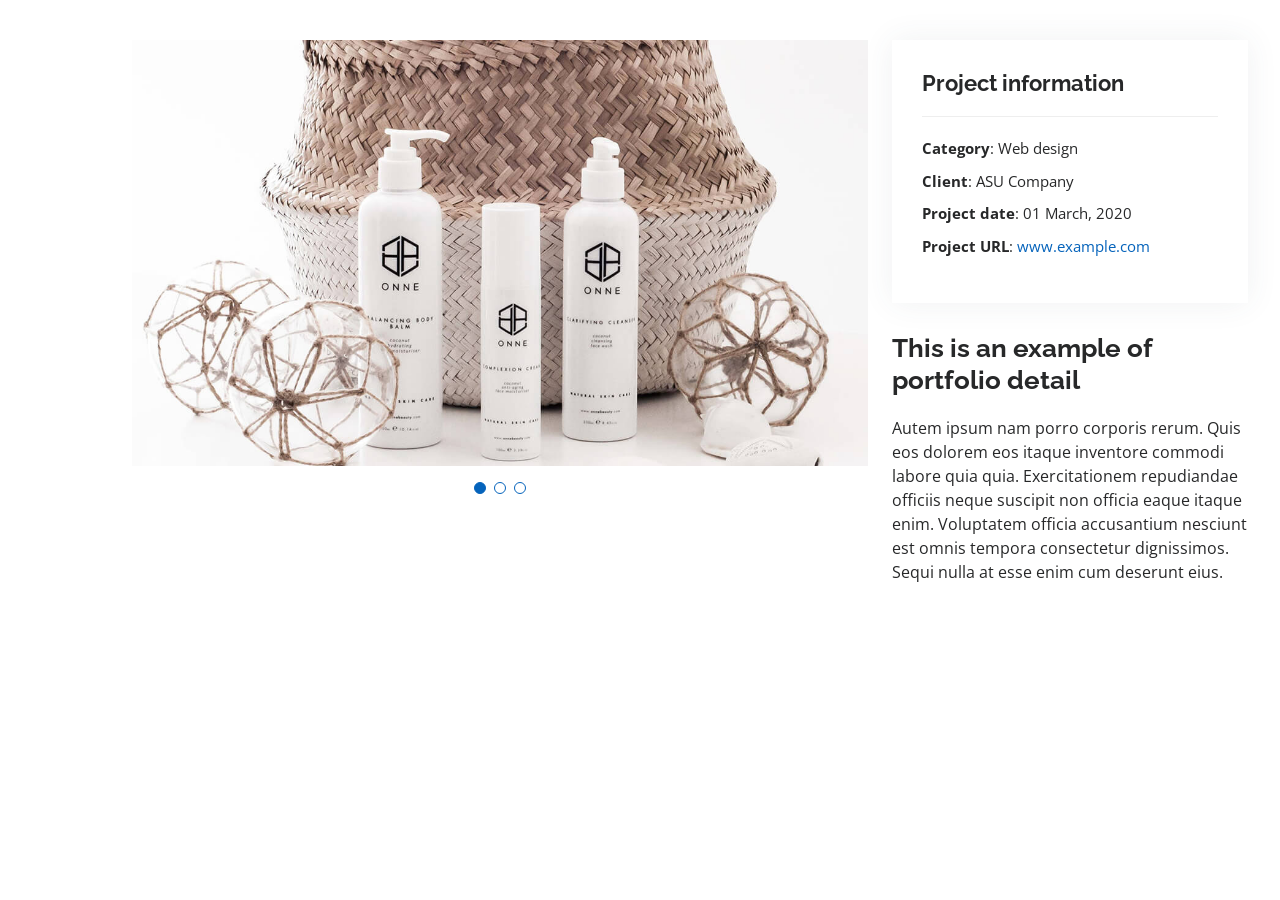
<file: portfolio-details.html>
<!DOCTYPE html>
<html lang="en">

<head>
  <meta charset="utf-8">
  <meta content="width=device-width, initial-scale=1.0" name="viewport">

  <title>Portfolio Details - Personal Bootstrap Template</title>
  <meta content="" name="description">
  <meta content="" name="keywords">

  <!-- Favicons -->
  <link href="assets/img/favicon.png" rel="icon">
  <link href="assets/img/apple-touch-icon.png" rel="apple-touch-icon">

  <!-- Google Fonts -->
  <link href="https://fonts.googleapis.com/css?family=Open+Sans:300,300i,400,400i,600,600i,700,700i|Raleway:300,300i,400,400i,500,500i,600,600i,700,700i|Poppins:300,300i,400,400i,500,500i,600,600i,700,700i" rel="stylesheet">

  <!-- Vendor CSS Files -->
  <link href="assets/vendor/aos/aos.css" rel="stylesheet">
  <link href="assets/vendor/bootstrap/css/bootstrap.min.css" rel="stylesheet">
  <link href="assets/vendor/bootstrap-icons/bootstrap-icons.css" rel="stylesheet">
  <link href="assets/vendor/boxicons/css/boxicons.min.css" rel="stylesheet">
  <link href="assets/vendor/glightbox/css/glightbox.min.css" rel="stylesheet">
  <link href="assets/vendor/swiper/swiper-bundle.min.css" rel="stylesheet">

  <!-- Template Main CSS File -->
  <link href="assets/css/style.css" rel="stylesheet">

  <!-- =======================================================
  * Template Name: MyResume - v4.0.1
  * Template URL: https://bootstrapmade.com/free-html-bootstrap-template-my-resume/
  * Author: BootstrapMade.com
  * License: https://bootstrapmade.com/license/
  ======================================================== -->
</head>

<body>

  <main id="main">

    <!-- ======= Portfolio Details Section ======= -->
    <section id="portfolio-details" class="portfolio-details">
      <div class="container">

        <div class="row gy-4">

          <div class="col-lg-8">
            <div class="portfolio-details-slider swiper-container">
              <div class="swiper-wrapper align-items-center">

                <div class="swiper-slide">
                  <img src="assets/img/portfolio/portfolio-details-1.jpg" alt="">
                </div>

                <div class="swiper-slide">
                  <img src="assets/img/portfolio/portfolio-details-2.jpg" alt="">
                </div>

                <div class="swiper-slide">
                  <img src="assets/img/portfolio/portfolio-details-3.jpg" alt="">
                </div>

              </div>
              <div class="swiper-pagination"></div>
            </div>
          </div>

          <div class="col-lg-4">
            <div class="portfolio-info">
              <h3>Project information</h3>
              <ul>
                <li><strong>Category</strong>: Web design</li>
                <li><strong>Client</strong>: ASU Company</li>
                <li><strong>Project date</strong>: 01 March, 2020</li>
                <li><strong>Project URL</strong>: <a href="#">www.example.com</a></li>
              </ul>
            </div>
            <div class="portfolio-description">
              <h2>This is an example of portfolio detail</h2>
              <p>
                Autem ipsum nam porro corporis rerum. Quis eos dolorem eos itaque inventore commodi labore quia quia. Exercitationem repudiandae officiis neque suscipit non officia eaque itaque enim. Voluptatem officia accusantium nesciunt est omnis tempora consectetur dignissimos. Sequi nulla at esse enim cum deserunt eius.
              </p>
            </div>
          </div>

        </div>

      </div>
    </section><!-- End Portfolio Details Section -->

  </main><!-- End #main -->

  <div id="preloader"></div>
  <a href="#" class="back-to-top d-flex align-items-center justify-content-center"><i class="bi bi-arrow-up-short"></i></a>

  <!-- Vendor JS Files -->
  <script src="assets/vendor/aos/aos.js"></script>
  <script src="assets/vendor/bootstrap/js/bootstrap.bundle.min.js"></script>
  <script src="assets/vendor/glightbox/js/glightbox.min.js"></script>
  <script src="assets/vendor/isotope-layout/isotope.pkgd.min.js"></script>
  <script src="assets/vendor/php-email-form/validate.js"></script>
  <script src="assets/vendor/purecounter/purecounter.js"></script>
  <script src="assets/vendor/swiper/swiper-bundle.min.js"></script>
  <script src="assets/vendor/typed.js/typed.min.js"></script>
  <script src="assets/vendor/waypoints/noframework.waypoints.js"></script>

  <!-- Template Main JS File -->
  <script src="assets/js/main.js"></script>

</body>

</html>
</file>
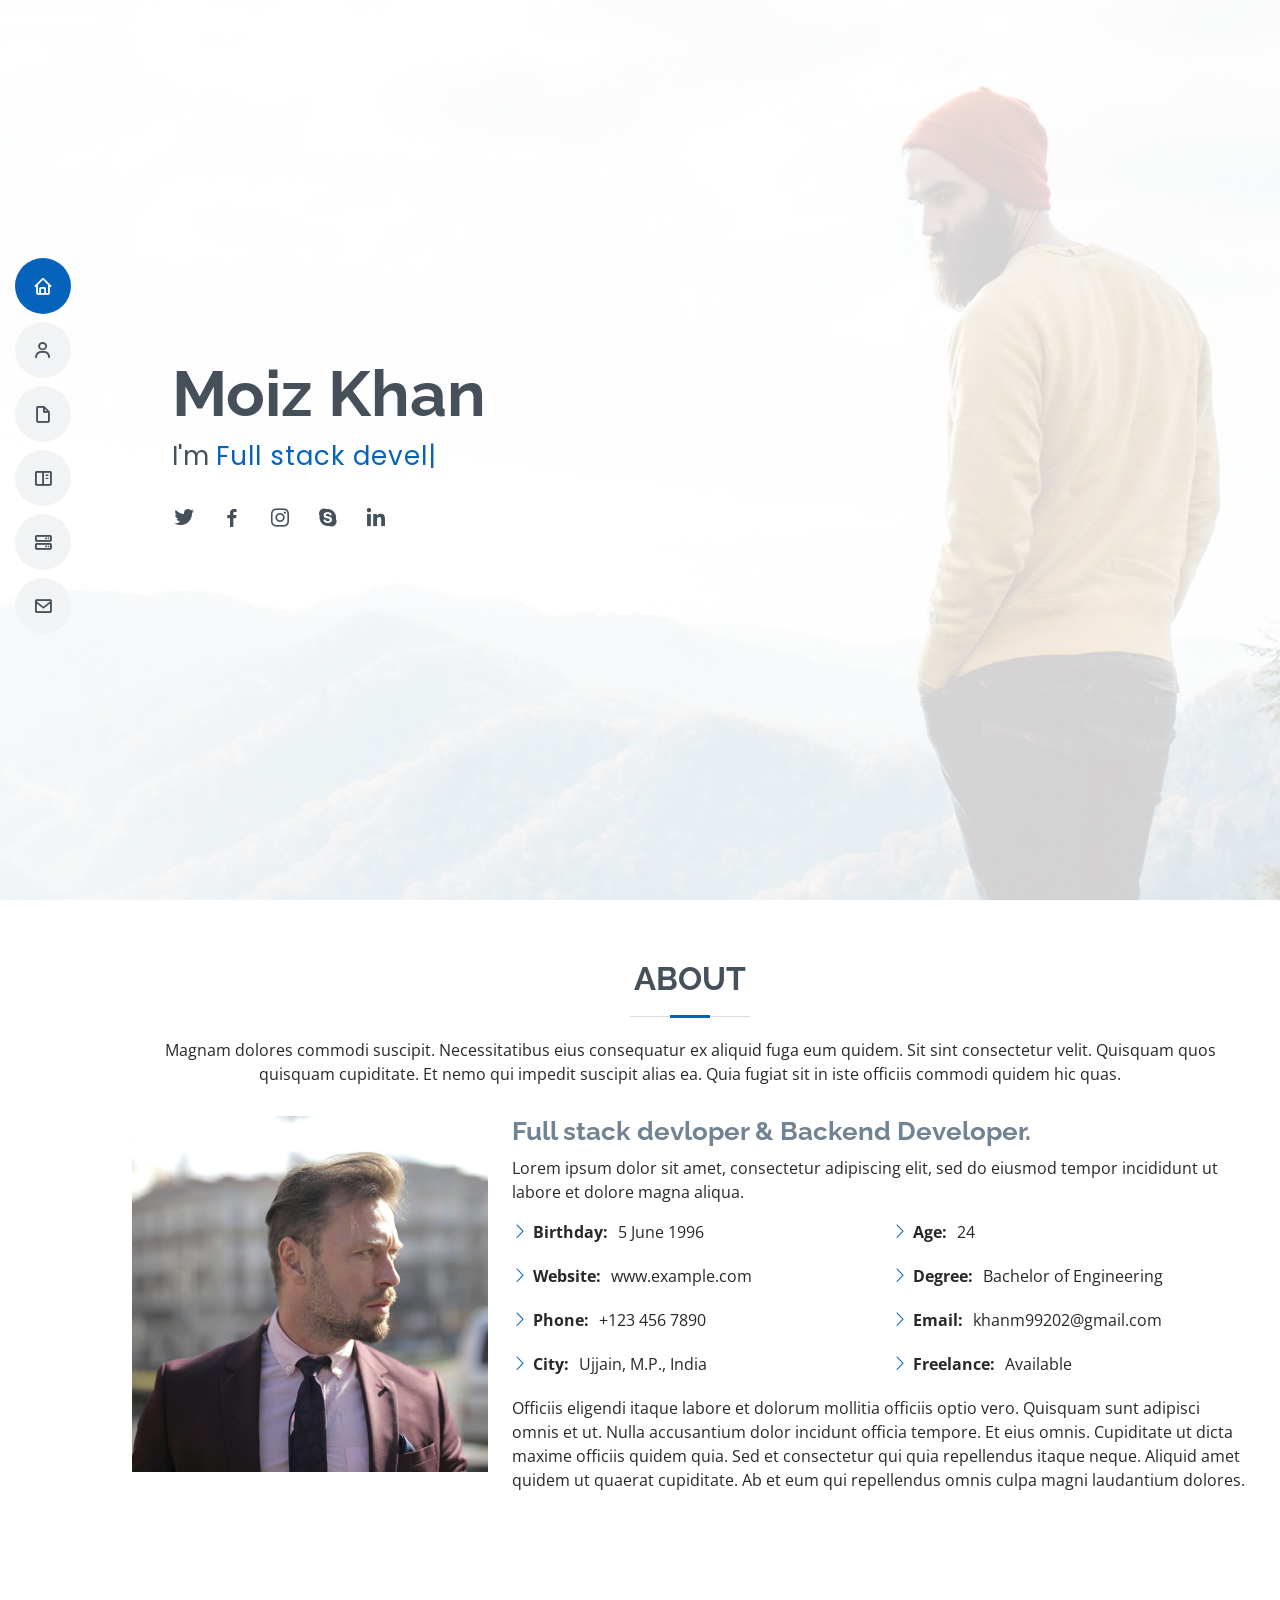
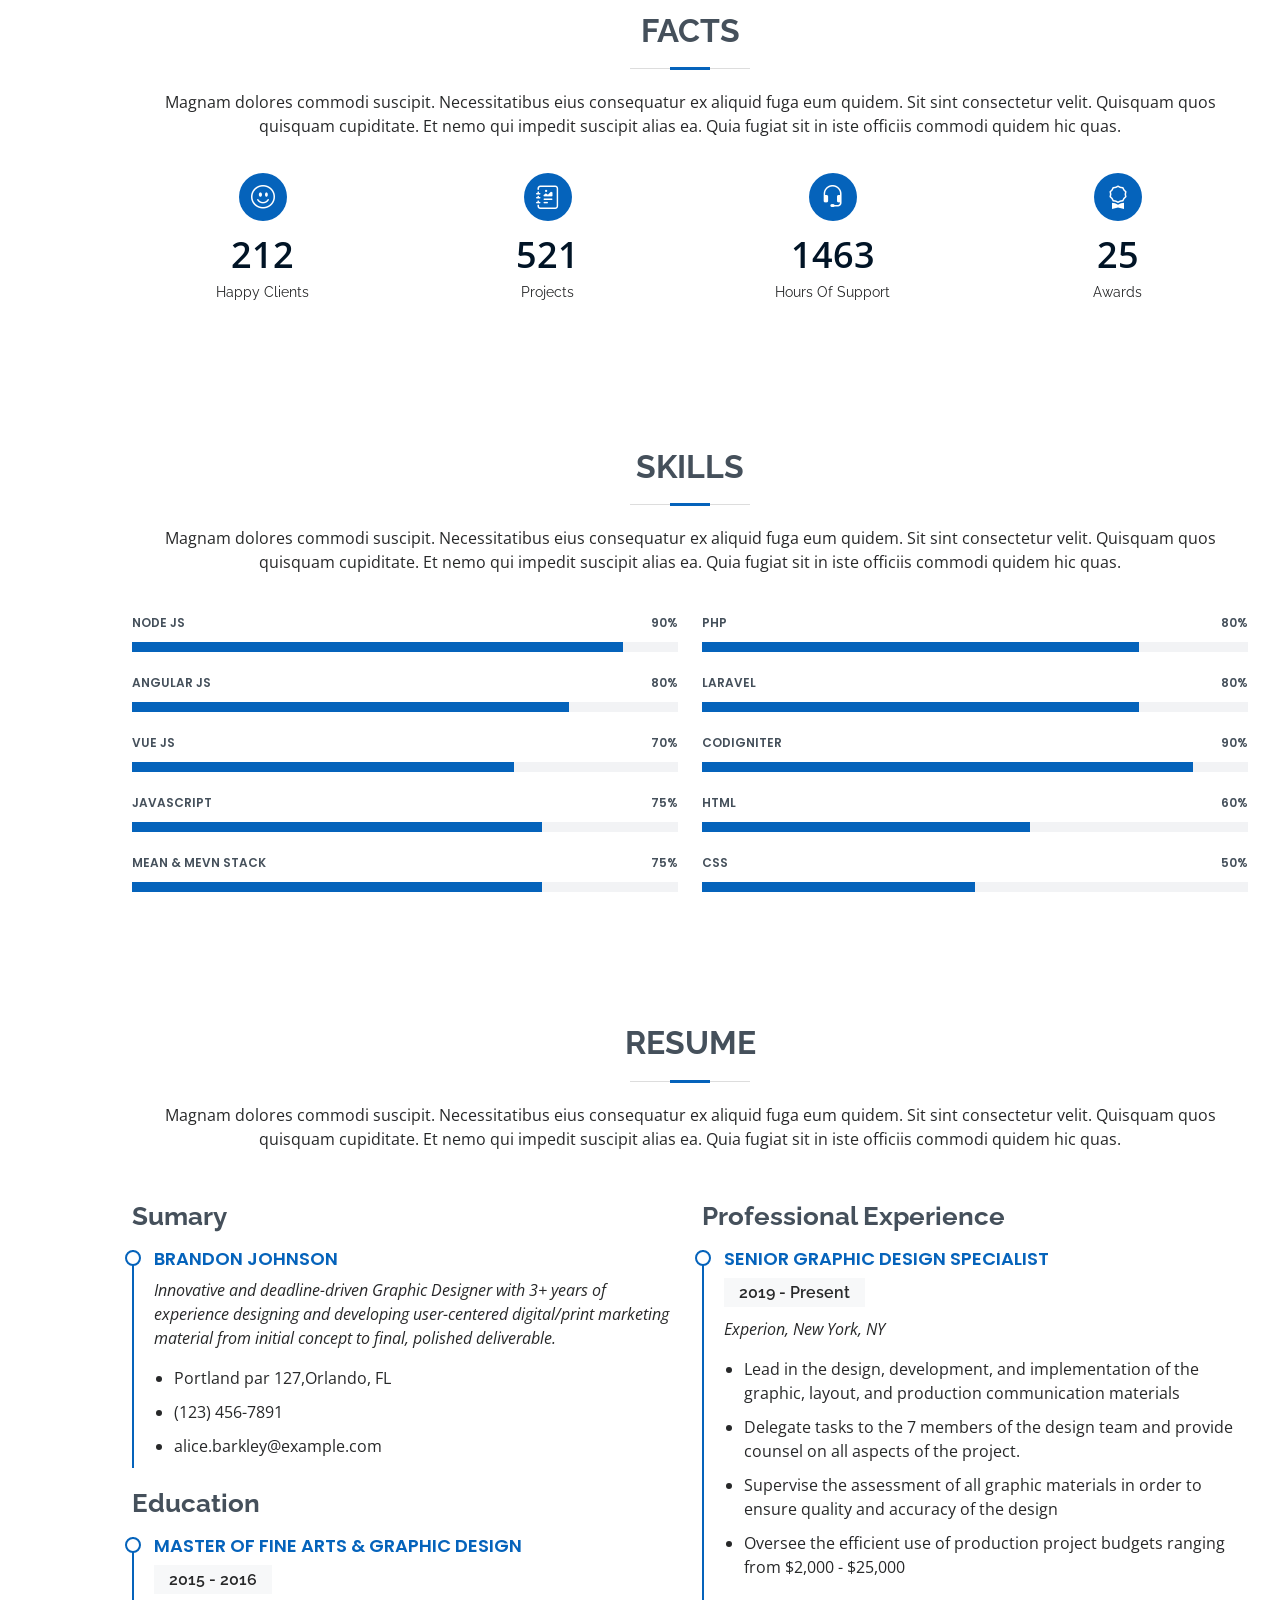
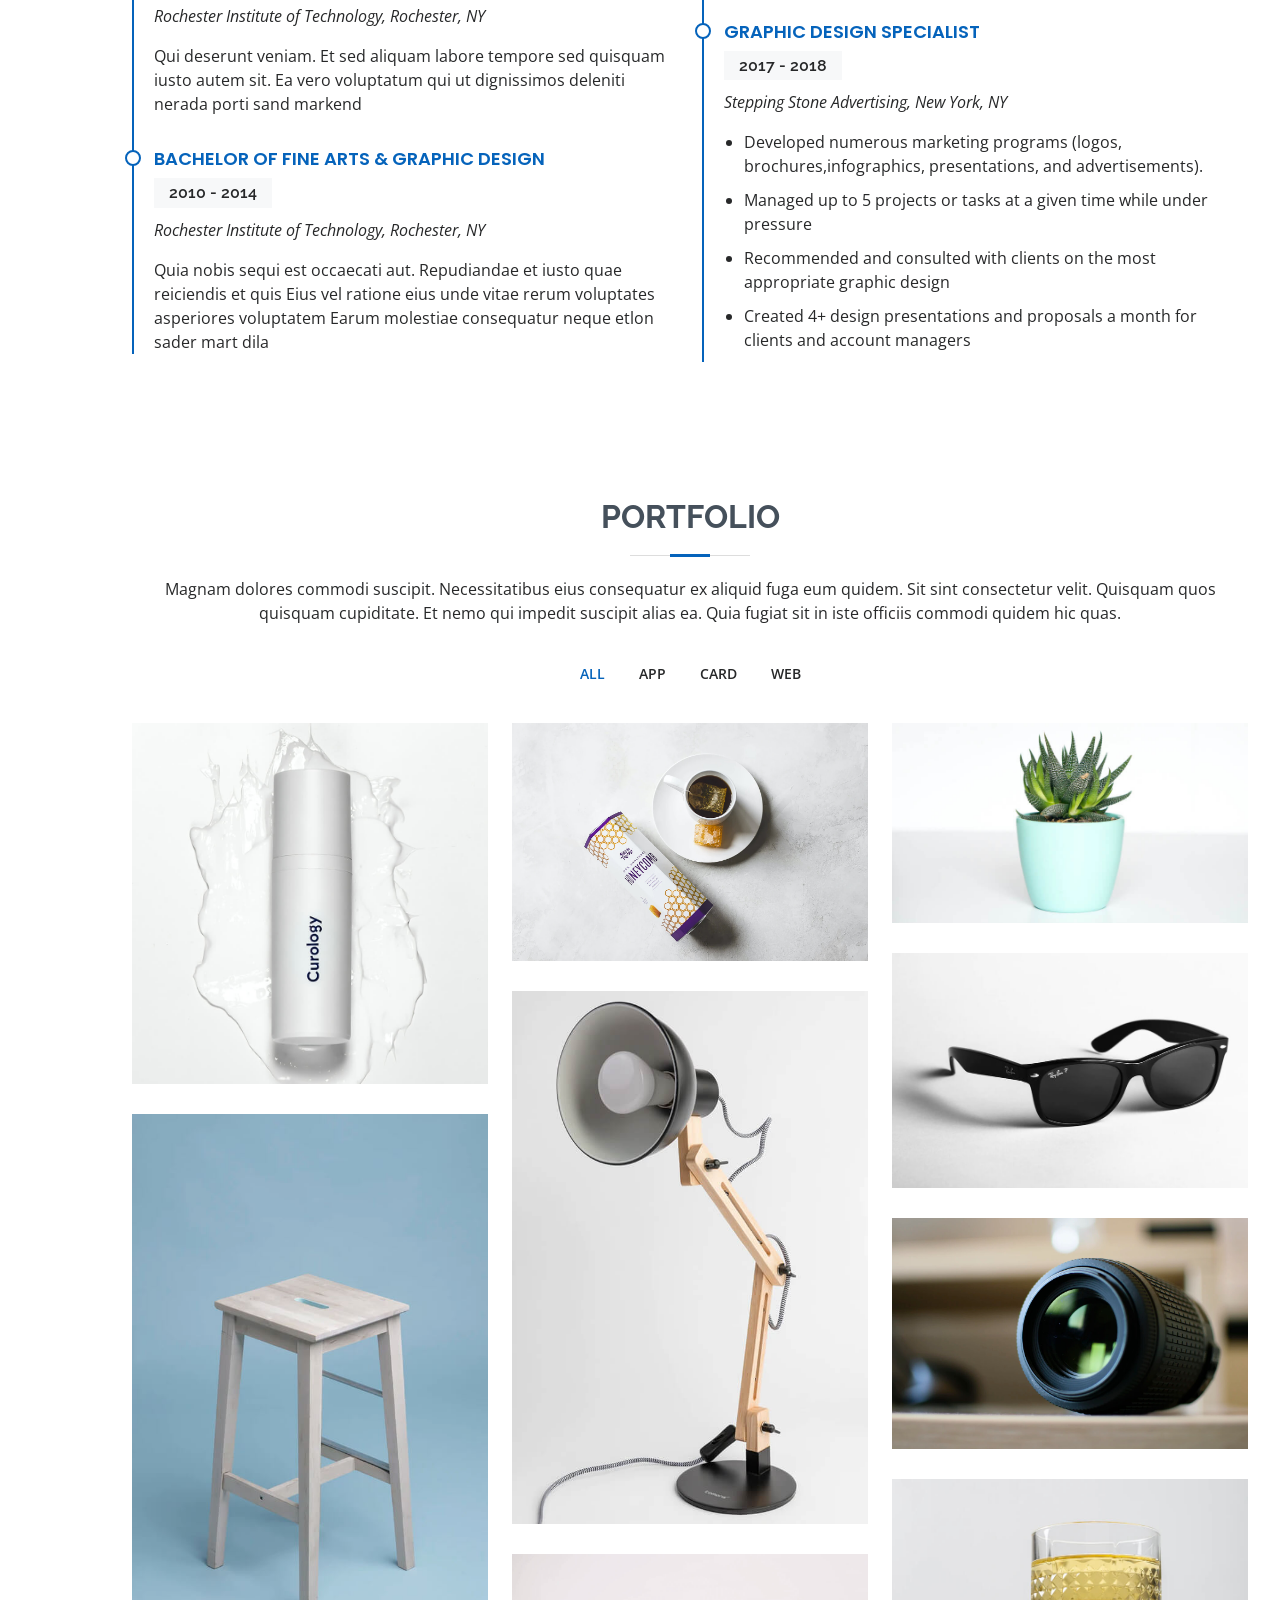
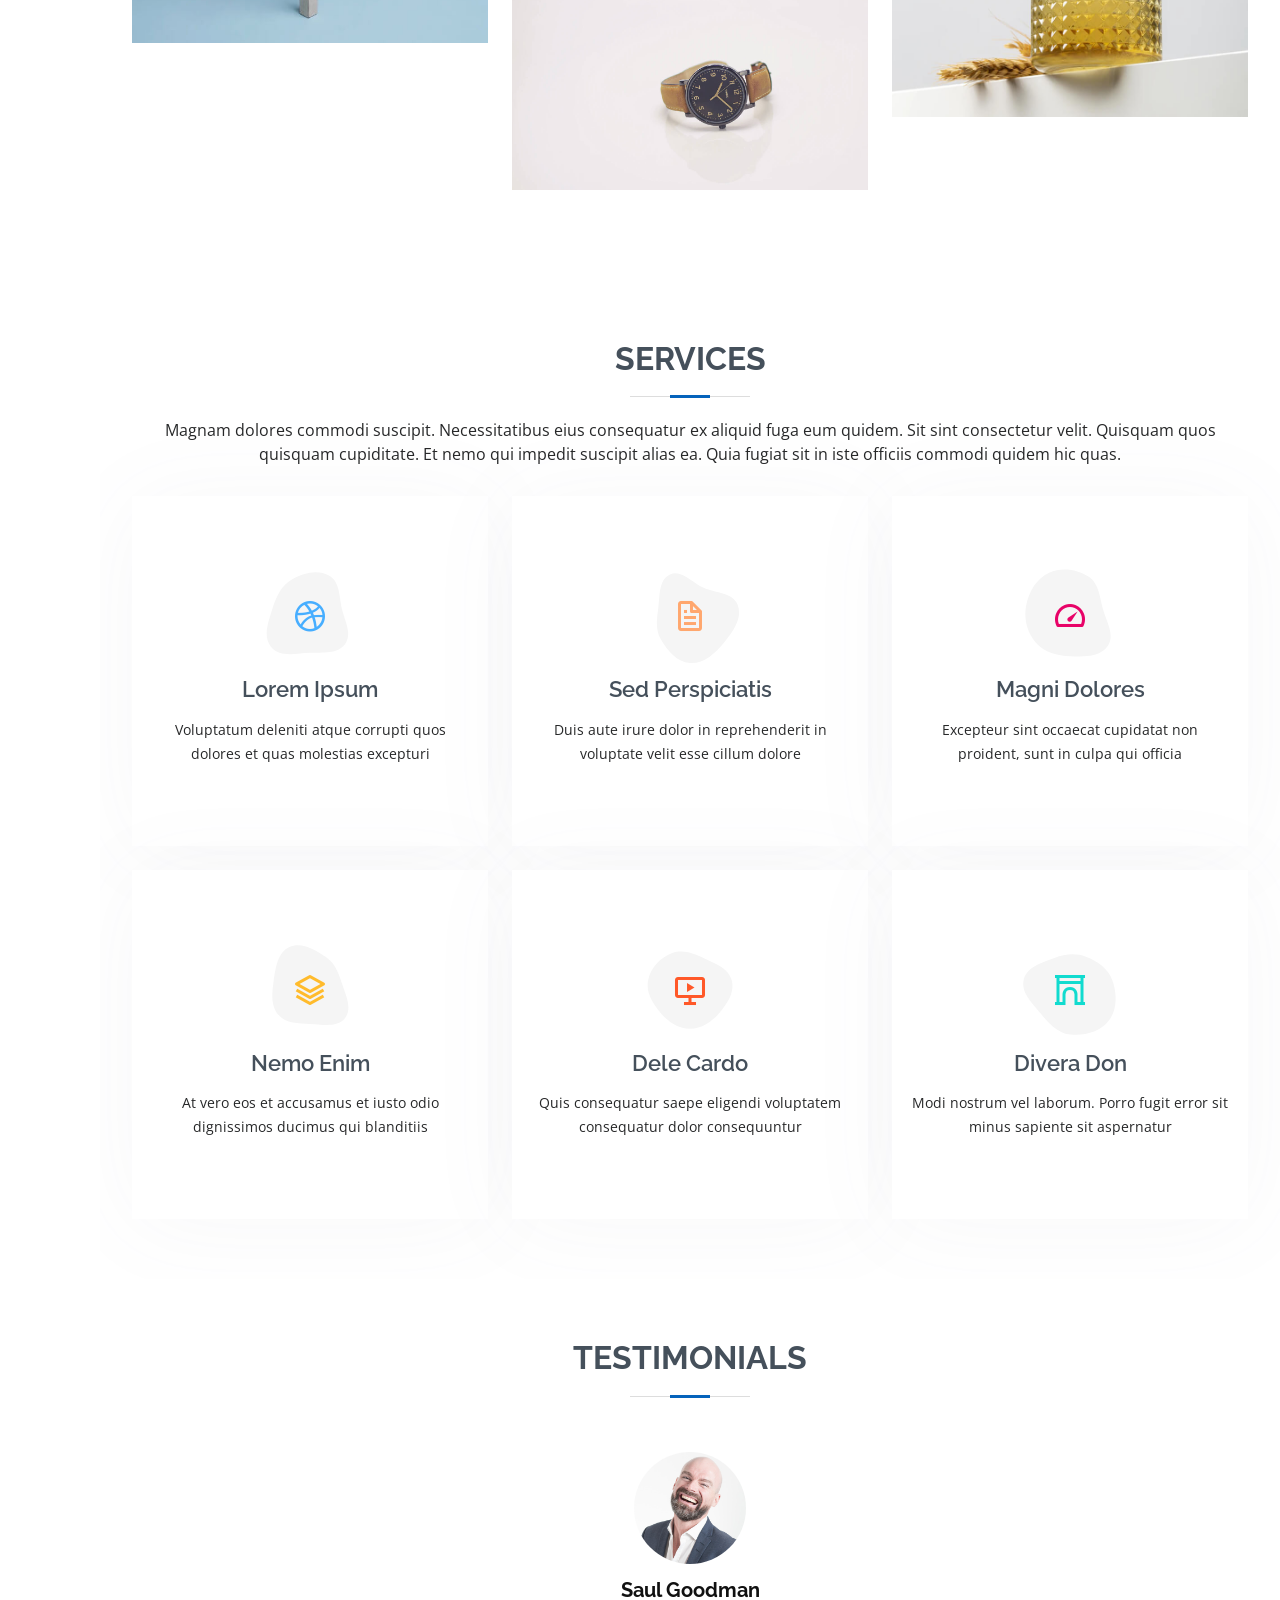
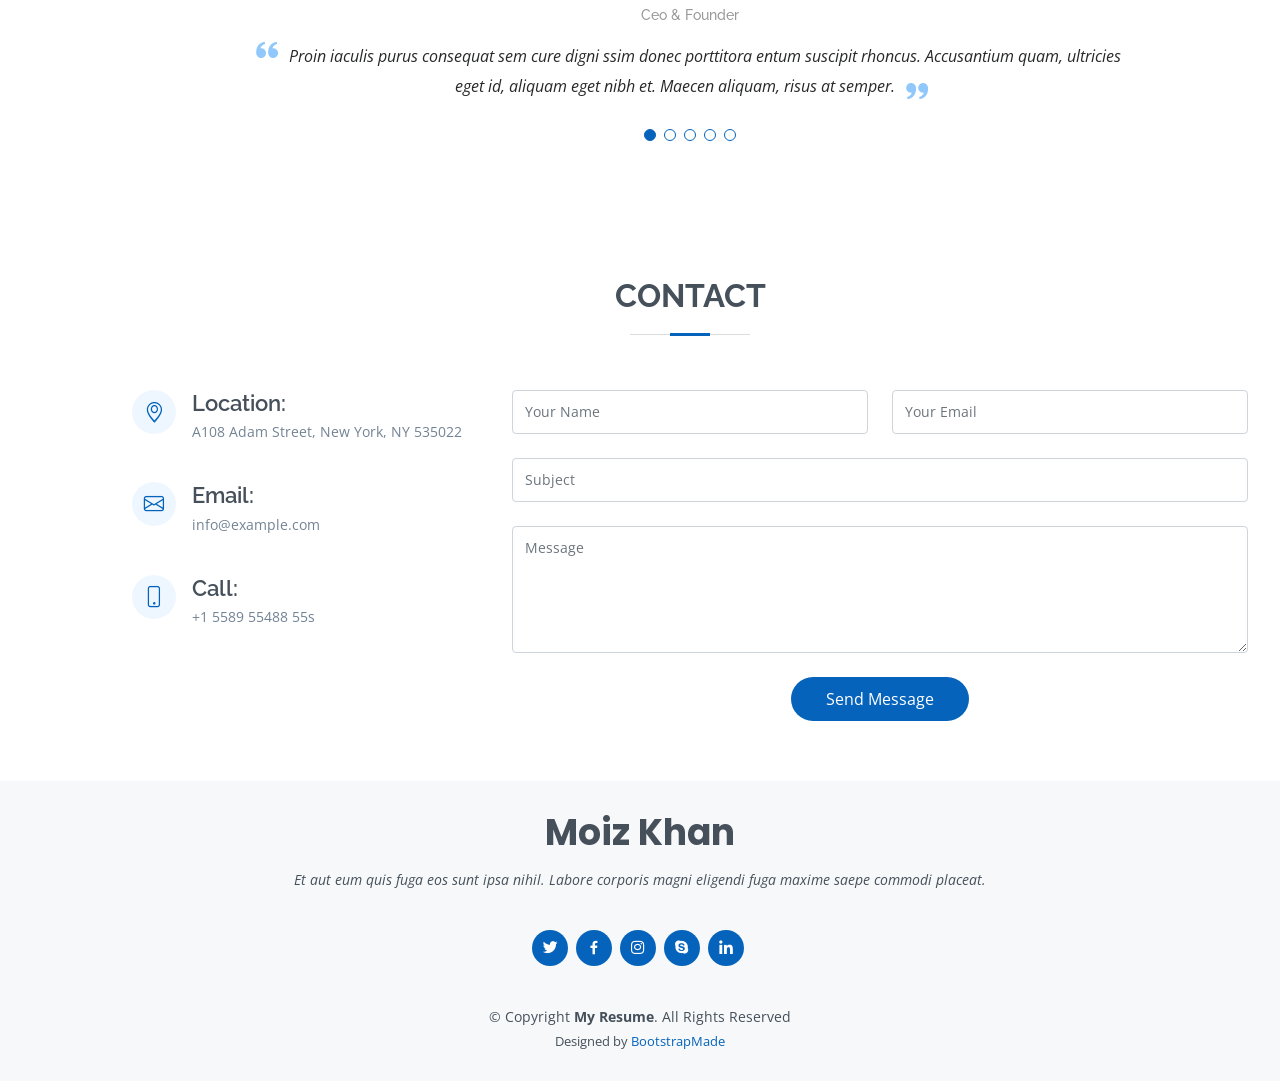
<file: old/b-index.html>
<!DOCTYPE html>
<html lang="en">

<head>
  <meta charset="utf-8">
  <meta content="width=device-width, initial-scale=1.0" name="viewport">

  <title>My Resume</title>
  <meta content="" name="description">
  <meta content="" name="keywords">

  <!-- Favicons -->
  <link href="assets/img/favicon.png" rel="icon">
  <link href="assets/img/apple-touch-icon.png" rel="apple-touch-icon">

  <!-- Google Fonts -->
  <link href="https://fonts.googleapis.com/css?family=Open+Sans:300,300i,400,400i,600,600i,700,700i|Raleway:300,300i,400,400i,500,500i,600,600i,700,700i|Poppins:300,300i,400,400i,500,500i,600,600i,700,700i" rel="stylesheet">

  <!-- Vendor CSS Files -->
  <link href="assets/vendor/aos/aos.css" rel="stylesheet">
  <link href="assets/vendor/bootstrap/css/bootstrap.min.css" rel="stylesheet">
  <link href="assets/vendor/bootstrap-icons/bootstrap-icons.css" rel="stylesheet">
  <link href="assets/vendor/boxicons/css/boxicons.min.css" rel="stylesheet">
  <link href="assets/vendor/glightbox/css/glightbox.min.css" rel="stylesheet">
  <link href="assets/vendor/swiper/swiper-bundle.min.css" rel="stylesheet">

  <!-- Template Main CSS File -->
  <link href="assets/css/style.css" rel="stylesheet">

  <!-- =======================================================
  * Template Name: MyResume - v4.0.1
  * Template URL: https://bootstrapmade.com/free-html-bootstrap-template-my-resume/
  * Author: BootstrapMade.com
  * License: https://bootstrapmade.com/license/
  ======================================================== -->
</head>

<body>

  <!-- ======= Mobile nav toggle button ======= -->
  <!-- <button type="button" class="mobile-nav-toggle d-xl-none"><i class="bi bi-list mobile-nav-toggle"></i></button> -->
  <i class="bi bi-list mobile-nav-toggle d-xl-none"></i>
  <!-- ======= Header ======= -->
  <header id="header" class="d-flex flex-column justify-content-center">

    <nav id="navbar" class="navbar nav-menu">
      <ul>
        <li><a href="#hero" class="nav-link scrollto active"><i class="bx bx-home"></i> <span>Home</span></a></li>
        <li><a href="#about" class="nav-link scrollto"><i class="bx bx-user"></i> <span>About</span></a></li>
        <li><a href="#resume" class="nav-link scrollto"><i class="bx bx-file-blank"></i> <span>Resume</span></a></li>
        <li><a href="#portfolio" class="nav-link scrollto"><i class="bx bx-book-content"></i> <span>Portfolio</span></a></li>
        <li><a href="#services" class="nav-link scrollto"><i class="bx bx-server"></i> <span>Services</span></a></li>
        <li><a href="#contact" class="nav-link scrollto"><i class="bx bx-envelope"></i> <span>Contact</span></a></li>
      </ul>
    </nav><!-- .nav-menu -->

  </header><!-- End Header -->

  <!-- ======= Hero Section ======= -->
  <section id="hero" class="d-flex flex-column justify-content-center">
    <div class="container" data-aos="zoom-in" data-aos-delay="100">
      <h1>Moiz Khan</h1>
      <p>I'm <span class="typed" data-typed-items="Full stack developer,Mean stack developer,Angular developer,Freelancer,Web developer"></span></p>
      <div class="social-links">
        <a href="#" class="twitter"><i class="bx bxl-twitter"></i></a>
        <a href="#" class="facebook"><i class="bx bxl-facebook"></i></a>
        <a href="#" class="instagram"><i class="bx bxl-instagram"></i></a>
        <a href="#" class="google-plus"><i class="bx bxl-skype"></i></a>
        <a href="#" class="linkedin"><i class="bx bxl-linkedin"></i></a>
      </div>
    </div>
  </section><!-- End Hero -->

  <main id="main">

    <!-- ======= About Section ======= -->
    <section id="about" class="about">
      <div class="container" data-aos="fade-up">

        <div class="section-title">
          <h2>About</h2>
          <p>Magnam dolores commodi suscipit. Necessitatibus eius consequatur ex aliquid fuga eum quidem. Sit sint consectetur velit. Quisquam quos quisquam cupiditate. Et nemo qui impedit suscipit alias ea. Quia fugiat sit in iste officiis commodi quidem hic quas.</p>
        </div>

        <div class="row">
          <div class="col-lg-4">
            <img src="assets/img/profile-img.jpg" class="img-fluid" alt="">
          </div>
          <div class="col-lg-8 pt-4 pt-lg-0 content">
            <h3>Full stack devloper &amp; Backend Developer.</h3>
            <p class="font-italic">
              Lorem ipsum dolor sit amet, consectetur adipiscing elit, sed do eiusmod tempor incididunt ut labore et dolore
              magna aliqua.
            </p>
            <div class="row">
              <div class="col-lg-6">
                <ul>
                  <li><i class="bi bi-chevron-right"></i> <strong>Birthday:</strong> <span>5 June 1996</span></li>
                  <li><i class="bi bi-chevron-right"></i> <strong>Website:</strong> <span>www.example.com</span></li>
                  <li><i class="bi bi-chevron-right"></i> <strong>Phone:</strong> <span>+123 456 7890</span></li>
                  <li><i class="bi bi-chevron-right"></i> <strong>City:</strong> <span>Ujjain, M.P., India</span></li>
                </ul>
              </div>
              <div class="col-lg-6">
                <ul>
                  <li><i class="bi bi-chevron-right"></i> <strong>Age:</strong> <span>24</span></li>
                  <li><i class="bi bi-chevron-right"></i> <strong>Degree:</strong> <span>Bachelor of Engineering</span></li>
                  <li><i class="bi bi-chevron-right"></i> <strong>Email:</strong> <span>khanm99202@gmail.com</span></li>
                  <li><i class="bi bi-chevron-right"></i> <strong>Freelance:</strong> <span>Available</span></li>
                </ul>
              </div>
            </div>
            <p>
              Officiis eligendi itaque labore et dolorum mollitia officiis optio vero. Quisquam sunt adipisci omnis et ut. Nulla accusantium dolor incidunt officia tempore. Et eius omnis.
              Cupiditate ut dicta maxime officiis quidem quia. Sed et consectetur qui quia repellendus itaque neque. Aliquid amet quidem ut quaerat cupiditate. Ab et eum qui repellendus omnis culpa magni laudantium dolores.
            </p>
          </div>
        </div>

      </div>
    </section><!-- End About Section -->

    <!-- ======= Facts Section ======= -->
    <section id="facts" class="facts">
      <div class="container" data-aos="fade-up">

        <div class="section-title">
          <h2>Facts</h2>
          <p>Magnam dolores commodi suscipit. Necessitatibus eius consequatur ex aliquid fuga eum quidem. Sit sint consectetur velit. Quisquam quos quisquam cupiditate. Et nemo qui impedit suscipit alias ea. Quia fugiat sit in iste officiis commodi quidem hic quas.</p>
        </div>

        <div class="row">

          <div class="col-lg-3 col-md-6">
            <div class="count-box">
              <i class="bi bi-emoji-smile"></i>
              <span data-purecounter-start="0" data-purecounter-end="232" data-purecounter-duration="1" class="purecounter"></span>
              <p>Happy Clients</p>
            </div>
          </div>

          <div class="col-lg-3 col-md-6 mt-5 mt-md-0">
            <div class="count-box">
              <i class="bi bi-journal-richtext"></i>
              <span data-purecounter-start="0" data-purecounter-end="521" data-purecounter-duration="1" class="purecounter"></span>
              <p>Projects</p>
            </div>
          </div>

          <div class="col-lg-3 col-md-6 mt-5 mt-lg-0">
            <div class="count-box">
              <i class="bi bi-headset"></i>
              <span data-purecounter-start="0" data-purecounter-end="1463" data-purecounter-duration="1" class="purecounter"></span>
              <p>Hours Of Support</p>
            </div>
          </div>

          <div class="col-lg-3 col-md-6 mt-5 mt-lg-0">
            <div class="count-box">
              <i class="bi bi-award"></i>
              <span data-purecounter-start="0" data-purecounter-end="25" data-purecounter-duration="1" class="purecounter"></span>
              <p>Awards</p>
            </div>
          </div>

        </div>

      </div>
    </section><!-- End Facts Section -->

    <!-- ======= Skills Section ======= -->
    <section id="skills" class="skills section-bg">
      <div class="container" data-aos="fade-up">

        <div class="section-title">
          <h2>Skills</h2>
          <p>Magnam dolores commodi suscipit. Necessitatibus eius consequatur ex aliquid fuga eum quidem. Sit sint consectetur velit. Quisquam quos quisquam cupiditate. Et nemo qui impedit suscipit alias ea. Quia fugiat sit in iste officiis commodi quidem hic quas.</p>
        </div>

        <div class="row skills-content">

          <div class="col-lg-6">

            <div class="progress">
              <span class="skill">Node Js<i class="val">90%</i></span>
              <div class="progress-bar-wrap">
                <div class="progress-bar" role="progressbar" aria-valuenow="90" aria-valuemin="0" aria-valuemax="100"></div>
              </div>
            </div>
			<div class="progress">
              <span class="skill">Angular Js <i class="val">80%</i></span>
              <div class="progress-bar-wrap">
                <div class="progress-bar" role="progressbar" aria-valuenow="80" aria-valuemin="0" aria-valuemax="100"></div>
              </div>
            </div>

            <div class="progress">
              <span class="skill">Vue JS <i class="val">70%</i></span>
              <div class="progress-bar-wrap">
                <div class="progress-bar" role="progressbar" aria-valuenow="70" aria-valuemin="0" aria-valuemax="100"></div>
              </div>
            </div>

            <div class="progress">
              <span class="skill">JavaScript <i class="val">75%</i></span>
              <div class="progress-bar-wrap">
                <div class="progress-bar" role="progressbar" aria-valuenow="75" aria-valuemin="0" aria-valuemax="100"></div>
              </div>
            </div>
			<div class="progress">
              <span class="skill">MEAN & MEVN stack <i class="val">75%</i></span>
              <div class="progress-bar-wrap">
                <div class="progress-bar" role="progressbar" aria-valuenow="75" aria-valuemin="0" aria-valuemax="100"></div>
              </div>
            </div>

          </div>

          <div class="col-lg-6">

            <div class="progress">
              <span class="skill">PHP <i class="val">80%</i></span>
              <div class="progress-bar-wrap">
                <div class="progress-bar" role="progressbar" aria-valuenow="80" aria-valuemin="0" aria-valuemax="100"></div>
              </div>
            </div>

            <div class="progress">
              <span class="skill">Laravel<i class="val">80%</i></span>
              <div class="progress-bar-wrap">
                <div class="progress-bar" role="progressbar" aria-valuenow="80" aria-valuemin="0" aria-valuemax="100"></div>
              </div>
            </div>

            <div class="progress">
              <span class="skill">Codigniter <i class="val">90%</i></span>
              <div class="progress-bar-wrap">
                <div class="progress-bar" role="progressbar" aria-valuenow="90" aria-valuemin="0" aria-valuemax="100"></div>
              </div>
            </div>
			 <div class="progress">
              <span class="skill">HTML <i class="val">60%</i></span>
              <div class="progress-bar-wrap">
                <div class="progress-bar" role="progressbar" aria-valuenow="60" aria-valuemin="0" aria-valuemax="100"></div>
              </div>
            </div>
			 <div class="progress">
              <span class="skill">CSS <i class="val">50%</i></span>
              <div class="progress-bar-wrap">
                <div class="progress-bar" role="progressbar" aria-valuenow="50" aria-valuemin="0" aria-valuemax="100"></div>
              </div>
            </div>

          </div>

        </div>

      </div>
    </section><!-- End Skills Section -->

    <!-- ======= Resume Section ======= -->
    <section id="resume" class="resume">
      <div class="container" data-aos="fade-up">

        <div class="section-title">
          <h2>Resume</h2>
          <p>Magnam dolores commodi suscipit. Necessitatibus eius consequatur ex aliquid fuga eum quidem. Sit sint consectetur velit. Quisquam quos quisquam cupiditate. Et nemo qui impedit suscipit alias ea. Quia fugiat sit in iste officiis commodi quidem hic quas.</p>
        </div>

        <div class="row">
          <div class="col-lg-6">
            <h3 class="resume-title">Sumary</h3>
            <div class="resume-item pb-0">
              <h4>Brandon Johnson</h4>
              <p><em>Innovative and deadline-driven Graphic Designer with 3+ years of experience designing and developing user-centered digital/print marketing material from initial concept to final, polished deliverable.</em></p>
              <ul>
                <li>Portland par 127,Orlando, FL</li>
                <li>(123) 456-7891</li>
                <li>alice.barkley@example.com</li>
              </ul>
            </div>

            <h3 class="resume-title">Education</h3>
            <div class="resume-item">
              <h4>Master of Fine Arts &amp; Graphic Design</h4>
              <h5>2015 - 2016</h5>
              <p><em>Rochester Institute of Technology, Rochester, NY</em></p>
              <p>Qui deserunt veniam. Et sed aliquam labore tempore sed quisquam iusto autem sit. Ea vero voluptatum qui ut dignissimos deleniti nerada porti sand markend</p>
            </div>
            <div class="resume-item">
              <h4>Bachelor of Fine Arts &amp; Graphic Design</h4>
              <h5>2010 - 2014</h5>
              <p><em>Rochester Institute of Technology, Rochester, NY</em></p>
              <p>Quia nobis sequi est occaecati aut. Repudiandae et iusto quae reiciendis et quis Eius vel ratione eius unde vitae rerum voluptates asperiores voluptatem Earum molestiae consequatur neque etlon sader mart dila</p>
            </div>
          </div>
          <div class="col-lg-6">
            <h3 class="resume-title">Professional Experience</h3>
            <div class="resume-item">
              <h4>Senior graphic design specialist</h4>
              <h5>2019 - Present</h5>
              <p><em>Experion, New York, NY </em></p>
              <ul>
                <li>Lead in the design, development, and implementation of the graphic, layout, and production communication materials</li>
                <li>Delegate tasks to the 7 members of the design team and provide counsel on all aspects of the project. </li>
                <li>Supervise the assessment of all graphic materials in order to ensure quality and accuracy of the design</li>
                <li>Oversee the efficient use of production project budgets ranging from $2,000 - $25,000</li>
              </ul>
            </div>
            <div class="resume-item">
              <h4>Graphic design specialist</h4>
              <h5>2017 - 2018</h5>
              <p><em>Stepping Stone Advertising, New York, NY</em></p>
              <ul>
                <li>Developed numerous marketing programs (logos, brochures,infographics, presentations, and advertisements).</li>
                <li>Managed up to 5 projects or tasks at a given time while under pressure</li>
                <li>Recommended and consulted with clients on the most appropriate graphic design</li>
                <li>Created 4+ design presentations and proposals a month for clients and account managers</li>
              </ul>
            </div>
          </div>
        </div>

      </div>
    </section><!-- End Resume Section -->

    <!-- ======= Portfolio Section ======= -->
    <section id="portfolio" class="portfolio section-bg">
      <div class="container" data-aos="fade-up">

        <div class="section-title">
          <h2>Portfolio</h2>
          <p>Magnam dolores commodi suscipit. Necessitatibus eius consequatur ex aliquid fuga eum quidem. Sit sint consectetur velit. Quisquam quos quisquam cupiditate. Et nemo qui impedit suscipit alias ea. Quia fugiat sit in iste officiis commodi quidem hic quas.</p>
        </div>

        <div class="row">
          <div class="col-lg-12 d-flex justify-content-center" data-aos="fade-up" data-aos-delay="100">
            <ul id="portfolio-flters">
              <li data-filter="*" class="filter-active">All</li>
              <li data-filter=".filter-app">App</li>
              <li data-filter=".filter-card">Card</li>
              <li data-filter=".filter-web">Web</li>
            </ul>
          </div>
        </div>

        <div class="row portfolio-container" data-aos="fade-up" data-aos-delay="200">

          <div class="col-lg-4 col-md-6 portfolio-item filter-app">
            <div class="portfolio-wrap">
              <img src="assets/img/portfolio/portfolio-1.jpg" class="img-fluid" alt="">
              <div class="portfolio-info">
                <h4>App 1</h4>
                <p>App</p>
                <div class="portfolio-links">
                  <a href="assets/img/portfolio/portfolio-1.jpg" data-gallery="portfolioGallery" class="portfolio-lightbox" title="App 1"><i class="bx bx-plus"></i></a>
                  <a href="portfolio-details.html" class="portfolio-details-lightbox" data-glightbox="type: external" title="Portfolio Details"><i class="bx bx-link"></i></a>
                </div>
              </div>
            </div>
          </div>

          <div class="col-lg-4 col-md-6 portfolio-item filter-web">
            <div class="portfolio-wrap">
              <img src="assets/img/portfolio/portfolio-2.jpg" class="img-fluid" alt="">
              <div class="portfolio-info">
                <h4>Web 3</h4>
                <p>Web</p>
                <div class="portfolio-links">
                  <a href="assets/img/portfolio/portfolio-2.jpg" data-gallery="portfolioGallery" class="portfolio-lightbox" title="Web 3"><i class="bx bx-plus"></i></a>
                  <a href="portfolio-details.html" class="portfolio-details-lightbox" data-glightbox="type: external" title="Portfolio Details"><i class="bx bx-link"></i></a>
                </div>
              </div>
            </div>
          </div>

          <div class="col-lg-4 col-md-6 portfolio-item filter-app">
            <div class="portfolio-wrap">
              <img src="assets/img/portfolio/portfolio-3.jpg" class="img-fluid" alt="">
              <div class="portfolio-info">
                <h4>App 2</h4>
                <p>App</p>
                <div class="portfolio-links">
                  <a href="assets/img/portfolio/portfolio-3.jpg" data-gallery="portfolioGallery" class="portfolio-lightbox" title="App 2"><i class="bx bx-plus"></i></a>
                  <a href="portfolio-details.html" class="portfolio-details-lightbox" data-glightbox="type: external" title="Portfolio Details"><i class="bx bx-link"></i></a>
                </div>
              </div>
            </div>
          </div>

          <div class="col-lg-4 col-md-6 portfolio-item filter-card">
            <div class="portfolio-wrap">
              <img src="assets/img/portfolio/portfolio-4.jpg" class="img-fluid" alt="">
              <div class="portfolio-info">
                <h4>Card 2</h4>
                <p>Card</p>
                <div class="portfolio-links">
                  <a href="assets/img/portfolio/portfolio-4.jpg" data-gallery="portfolioGallery" class="portfolio-lightbox" title="Card 2"><i class="bx bx-plus"></i></a>
                  <a href="portfolio-details.html" class="portfolio-details-lightbox" data-glightbox="type: external" title="Portfolio Details"><i class="bx bx-link"></i></a>
                </div>
              </div>
            </div>
          </div>

          <div class="col-lg-4 col-md-6 portfolio-item filter-web">
            <div class="portfolio-wrap">
              <img src="assets/img/portfolio/portfolio-5.jpg" class="img-fluid" alt="">
              <div class="portfolio-info">
                <h4>Web 2</h4>
                <p>Web</p>
                <div class="portfolio-links">
                  <a href="assets/img/portfolio/portfolio-5.jpg" data-gallery="portfolioGallery" class="portfolio-lightbox" title="Web 2"><i class="bx bx-plus"></i></a>
                  <a href="portfolio-details.html" class="portfolio-details-lightbox" data-glightbox="type: external" title="Portfolio Details"><i class="bx bx-link"></i></a>
                </div>
              </div>
            </div>
          </div>

          <div class="col-lg-4 col-md-6 portfolio-item filter-app">
            <div class="portfolio-wrap">
              <img src="assets/img/portfolio/portfolio-6.jpg" class="img-fluid" alt="">
              <div class="portfolio-info">
                <h4>App 3</h4>
                <p>App</p>
                <div class="portfolio-links">
                  <a href="assets/img/portfolio/portfolio-6.jpg" data-gallery="portfolioGallery" class="portfolio-lightbox" title="App 3"><i class="bx bx-plus"></i></a>
                  <a href="portfolio-details.html" class="portfolio-details-lightbox" data-glightbox="type: external" title="Portfolio Details"><i class="bx bx-link"></i></a>
                </div>
              </div>
            </div>
          </div>

          <div class="col-lg-4 col-md-6 portfolio-item filter-card">
            <div class="portfolio-wrap">
              <img src="assets/img/portfolio/portfolio-7.jpg" class="img-fluid" alt="">
              <div class="portfolio-info">
                <h4>Card 1</h4>
                <p>Card</p>
                <div class="portfolio-links">
                  <a href="assets/img/portfolio/portfolio-7.jpg" data-gallery="portfolioGallery" class="portfolio-lightbox" title="Card 1"><i class="bx bx-plus"></i></a>
                  <a href="portfolio-details.html" class="portfolio-details-lightbox" data-glightbox="type: external" title="Portfolio Details"><i class="bx bx-link"></i></a>
                </div>
              </div>
            </div>
          </div>

          <div class="col-lg-4 col-md-6 portfolio-item filter-card">
            <div class="portfolio-wrap">
              <img src="assets/img/portfolio/portfolio-8.jpg" class="img-fluid" alt="">
              <div class="portfolio-info">
                <h4>Card 3</h4>
                <p>Card</p>
                <div class="portfolio-links">
                  <a href="assets/img/portfolio/portfolio-8.jpg" data-gallery="portfolioGallery" class="portfolio-lightbox" title="Card 3"><i class="bx bx-plus"></i></a>
                  <a href="portfolio-details.html" class="portfolio-details-lightbox" data-glightbox="type: external" title="Portfolio Details"><i class="bx bx-link"></i></a>
                </div>
              </div>
            </div>
          </div>

          <div class="col-lg-4 col-md-6 portfolio-item filter-web">
            <div class="portfolio-wrap">
              <img src="assets/img/portfolio/portfolio-9.jpg" class="img-fluid" alt="">
              <div class="portfolio-info">
                <h4>Web 3</h4>
                <p>Web</p>
                <div class="portfolio-links">
                  <a href="assets/img/portfolio/portfolio-9.jpg" data-gallery="portfolioGallery" class="portfolio-lightbox" title="Web 3"><i class="bx bx-plus"></i></a>
                  <a href="portfolio-details.html" class="portfolio-details-lightbox" data-glightbox="type: external" title="Portfolio Details"><i class="bx bx-link"></i></a>
                </div>
              </div>
            </div>
          </div>

        </div>

      </div>
    </section><!-- End Portfolio Section -->

    <!-- ======= Services Section ======= -->
    <section id="services" class="services">
      <div class="container" data-aos="fade-up">

        <div class="section-title">
          <h2>Services</h2>
          <p>Magnam dolores commodi suscipit. Necessitatibus eius consequatur ex aliquid fuga eum quidem. Sit sint consectetur velit. Quisquam quos quisquam cupiditate. Et nemo qui impedit suscipit alias ea. Quia fugiat sit in iste officiis commodi quidem hic quas.</p>
        </div>

        <div class="row">

          <div class="col-lg-4 col-md-6 d-flex align-items-stretch" data-aos="zoom-in" data-aos-delay="100">
            <div class="icon-box iconbox-blue">
              <div class="icon">
                <svg width="100" height="100" viewBox="0 0 600 600" xmlns="http://www.w3.org/2000/svg">
                  <path stroke="none" stroke-width="0" fill="#f5f5f5" d="M300,521.0016835830174C376.1290562159157,517.8887921683347,466.0731472004068,529.7835943286574,510.70327084640275,468.03025145048787C554.3714126377745,407.6079735673963,508.03601936045806,328.9844924480964,491.2728898941984,256.3432110539036C474.5976632858925,184.082847569629,479.9380746630129,96.60480741107993,416.23090153303,58.64404602377083C348.86323505073057,18.502131276798302,261.93793281208167,40.57373210992963,193.5410806939664,78.93577620505333C130.42746243093433,114.334589627462,98.30271207620316,179.96522072025542,76.75703585869454,249.04625023123273C51.97151888228291,328.5150500222984,13.704378332031375,421.85034740162234,66.52175969318436,486.19268352777647C119.04800174914682,550.1803526380478,217.28368757567262,524.383925680826,300,521.0016835830174"></path>
                </svg>
                <i class="bx bxl-dribbble"></i>
              </div>
              <h4><a href="">Lorem Ipsum</a></h4>
              <p>Voluptatum deleniti atque corrupti quos dolores et quas molestias excepturi</p>
            </div>
          </div>

          <div class="col-lg-4 col-md-6 d-flex align-items-stretch mt-4 mt-md-0" data-aos="zoom-in" data-aos-delay="200">
            <div class="icon-box iconbox-orange ">
              <div class="icon">
                <svg width="100" height="100" viewBox="0 0 600 600" xmlns="http://www.w3.org/2000/svg">
                  <path stroke="none" stroke-width="0" fill="#f5f5f5" d="M300,582.0697525312426C382.5290701553225,586.8405444964366,449.9789794690241,525.3245884688669,502.5850820975895,461.55621195738473C556.606425686781,396.0723002908107,615.8543463187945,314.28637112970534,586.6730223649479,234.56875336149918C558.9533121215079,158.8439757836574,454.9685369536778,164.00468322053177,381.49747125262974,130.76875717737553C312.15926192815925,99.40240125094834,248.97055460311594,18.661163978235184,179.8680185752513,50.54337015887873C110.5421016452524,82.52863877960104,119.82277516462835,180.83849132639028,109.12597500060166,256.43424936330496C100.08760227029461,320.3096726198365,92.17705696193138,384.0621239912766,124.79988738764834,439.7174275375508C164.83382741302287,508.01625554203684,220.96474134820875,577.5009287672846,300,582.0697525312426"></path>
                </svg>
                <i class="bx bx-file"></i>
              </div>
              <h4><a href="">Sed Perspiciatis</a></h4>
              <p>Duis aute irure dolor in reprehenderit in voluptate velit esse cillum dolore</p>
            </div>
          </div>

          <div class="col-lg-4 col-md-6 d-flex align-items-stretch mt-4 mt-lg-0" data-aos="zoom-in" data-aos-delay="300">
            <div class="icon-box iconbox-pink">
              <div class="icon">
                <svg width="100" height="100" viewBox="0 0 600 600" xmlns="http://www.w3.org/2000/svg">
                  <path stroke="none" stroke-width="0" fill="#f5f5f5" d="M300,541.5067337569781C382.14930387511276,545.0595476570109,479.8736841581634,548.3450877840088,526.4010558755058,480.5488172755941C571.5218469581645,414.80211281144784,517.5187510058486,332.0715597781072,496.52539010469104,255.14436215662573C477.37192572678356,184.95920475031193,473.57363656557914,105.61284051026155,413.0603344069578,65.22779650032875C343.27470386102294,18.654635553484475,251.2091493199835,5.337323636656869,175.0934190732945,40.62881213300186C97.87086631185822,76.43348514350839,51.98124368387456,156.15599469081315,36.44837278890362,239.84606092416172C21.716077023791087,319.22268207091537,43.775223500013084,401.1760424656574,96.891909868211,461.97329694683043C147.22146801428983,519.5804099606455,223.5754009179313,538.201503339737,300,541.5067337569781"></path>
                </svg>
                <i class="bx bx-tachometer"></i>
              </div>
              <h4><a href="">Magni Dolores</a></h4>
              <p>Excepteur sint occaecat cupidatat non proident, sunt in culpa qui officia</p>
            </div>
          </div>

          <div class="col-lg-4 col-md-6 d-flex align-items-stretch mt-4" data-aos="zoom-in" data-aos-delay="100">
            <div class="icon-box iconbox-yellow">
              <div class="icon">
                <svg width="100" height="100" viewBox="0 0 600 600" xmlns="http://www.w3.org/2000/svg">
                  <path stroke="none" stroke-width="0" fill="#f5f5f5" d="M300,503.46388370962813C374.79870501325706,506.71871716319447,464.8034551963731,527.1746412648533,510.4981551193396,467.86667711651364C555.9287308511215,408.9015244558933,512.6030010748507,327.5744911775523,490.211057578863,256.5855673507754C471.097692560561,195.9906835881958,447.69079081568157,138.11976852964426,395.19560036434837,102.3242989838813C329.3053358748298,57.3949838291264,248.02791733380457,8.279543830951368,175.87071277845988,42.242879143198664C103.41431057327972,76.34704239035025,93.79494320519305,170.9812938413882,81.28167332365135,250.07896920659033C70.17666984294237,320.27484674793965,64.84698225790005,396.69656628748305,111.28512138212992,450.4950937839243C156.20124167950087,502.5303643271138,231.32542653798444,500.4755392045468,300,503.46388370962813"></path>
                </svg>
                <i class="bx bx-layer"></i>
              </div>
              <h4><a href="">Nemo Enim</a></h4>
              <p>At vero eos et accusamus et iusto odio dignissimos ducimus qui blanditiis</p>
            </div>
          </div>

          <div class="col-lg-4 col-md-6 d-flex align-items-stretch mt-4" data-aos="zoom-in" data-aos-delay="200">
            <div class="icon-box iconbox-red">
              <div class="icon">
                <svg width="100" height="100" viewBox="0 0 600 600" xmlns="http://www.w3.org/2000/svg">
                  <path stroke="none" stroke-width="0" fill="#f5f5f5" d="M300,532.3542879108572C369.38199826031484,532.3153073249985,429.10787420159085,491.63046689027357,474.5244479745417,439.17860296908856C522.8885846962883,383.3225815378663,569.1668002868075,314.3205725914397,550.7432151929288,242.7694973846089C532.6665558377875,172.5657663291529,456.2379748765914,142.6223662098291,390.3689995646985,112.34683881706744C326.66090330228417,83.06452184765237,258.84405631176094,53.51806209861945,193.32584062364296,78.48882559362697C121.61183558270385,105.82097193414197,62.805066853699245,167.19869350419734,48.57481801355237,242.6138429142374C34.843463184063346,315.3850353017275,76.69343916112496,383.4422959591041,125.22947124332185,439.3748458443577C170.7312796277747,491.8107796887764,230.57421082200815,532.3932930995766,300,532.3542879108572"></path>
                </svg>
                <i class="bx bx-slideshow"></i>
              </div>
              <h4><a href="">Dele Cardo</a></h4>
              <p>Quis consequatur saepe eligendi voluptatem consequatur dolor consequuntur</p>
            </div>
          </div>

          <div class="col-lg-4 col-md-6 d-flex align-items-stretch mt-4" data-aos="zoom-in" data-aos-delay="300">
            <div class="icon-box iconbox-teal">
              <div class="icon">
                <svg width="100" height="100" viewBox="0 0 600 600" xmlns="http://www.w3.org/2000/svg">
                  <path stroke="none" stroke-width="0" fill="#f5f5f5" d="M300,566.797414625762C385.7384707136149,576.1784315230908,478.7894351017131,552.8928747891023,531.9192734346935,484.94944893311C584.6109503024035,417.5663521118492,582.489472248146,322.67544863468447,553.9536738515405,242.03673114598146C529.1557734026468,171.96086150256528,465.24506316201064,127.66468636344209,395.9583748389544,100.7403814666027C334.2173773831606,76.7482773500951,269.4350130405921,84.62216499799875,207.1952322260088,107.2889140133804C132.92018162631612,134.33871894543012,41.79353780512637,160.00259165414826,22.644507872594943,236.69541883565114C3.319112789854554,314.0945973066697,72.72355303640163,379.243833228382,124.04198916343866,440.3218312028393C172.9286146004772,498.5055451809895,224.45579914871206,558.5317968840102,300,566.797414625762"></path>
                </svg>
                <i class="bx bx-arch"></i>
              </div>
              <h4><a href="">Divera Don</a></h4>
              <p>Modi nostrum vel laborum. Porro fugit error sit minus sapiente sit aspernatur</p>
            </div>
          </div>

        </div>

      </div>
    </section><!-- End Services Section -->

    <!-- ======= Testimonials Section ======= -->
    <section id="testimonials" class="testimonials section-bg">
      <div class="container" data-aos="fade-up">

        <div class="section-title">
          <h2>Testimonials</h2>
        </div>

        <div class="testimonials-slider swiper-container" data-aos="fade-up" data-aos-delay="100">
          <div class="swiper-wrapper">

            <div class="swiper-slide">
              <div class="testimonial-item">
                <img src="assets/img/testimonials/testimonials-1.jpg" class="testimonial-img" alt="">
                <h3>Saul Goodman</h3>
                <h4>Ceo &amp; Founder</h4>
                <p>
                  <i class="bx bxs-quote-alt-left quote-icon-left"></i>
                  Proin iaculis purus consequat sem cure digni ssim donec porttitora entum suscipit rhoncus. Accusantium quam, ultricies eget id, aliquam eget nibh et. Maecen aliquam, risus at semper.
                  <i class="bx bxs-quote-alt-right quote-icon-right"></i>
                </p>
              </div>
            </div><!-- End testimonial item -->

            <div class="swiper-slide">
              <div class="testimonial-item">
                <img src="assets/img/testimonials/testimonials-2.jpg" class="testimonial-img" alt="">
                <h3>Sara Wilsson</h3>
                <h4>Designer</h4>
                <p>
                  <i class="bx bxs-quote-alt-left quote-icon-left"></i>
                  Export tempor illum tamen malis malis eram quae irure esse labore quem cillum quid cillum eram malis quorum velit fore eram velit sunt aliqua noster fugiat irure amet legam anim culpa.
                  <i class="bx bxs-quote-alt-right quote-icon-right"></i>
                </p>
              </div>
            </div><!-- End testimonial item -->

            <div class="swiper-slide">
              <div class="testimonial-item">
                <img src="assets/img/testimonials/testimonials-3.jpg" class="testimonial-img" alt="">
                <h3>Jena Karlis</h3>
                <h4>Store Owner</h4>
                <p>
                  <i class="bx bxs-quote-alt-left quote-icon-left"></i>
                  Enim nisi quem export duis labore cillum quae magna enim sint quorum nulla quem veniam duis minim tempor labore quem eram duis noster aute amet eram fore quis sint minim.
                  <i class="bx bxs-quote-alt-right quote-icon-right"></i>
                </p>
              </div>
            </div><!-- End testimonial item -->

            <div class="swiper-slide">
              <div class="testimonial-item">
                <img src="assets/img/testimonials/testimonials-4.jpg" class="testimonial-img" alt="">
                <h3>Matt Brandon</h3>
                <h4>Freelancer</h4>
                <p>
                  <i class="bx bxs-quote-alt-left quote-icon-left"></i>
                  Fugiat enim eram quae cillum dolore dolor amet nulla culpa multos export minim fugiat minim velit minim dolor enim duis veniam ipsum anim magna sunt elit fore quem dolore labore illum veniam.
                  <i class="bx bxs-quote-alt-right quote-icon-right"></i>
                </p>
              </div>
            </div><!-- End testimonial item -->

            <div class="swiper-slide">
              <div class="testimonial-item">
                <img src="assets/img/testimonials/testimonials-5.jpg" class="testimonial-img" alt="">
                <h3>John Larson</h3>
                <h4>Entrepreneur</h4>
                <p>
                  <i class="bx bxs-quote-alt-left quote-icon-left"></i>
                  Quis quorum aliqua sint quem legam fore sunt eram irure aliqua veniam tempor noster veniam enim culpa labore duis sunt culpa nulla illum cillum fugiat legam esse veniam culpa fore nisi cillum quid.
                  <i class="bx bxs-quote-alt-right quote-icon-right"></i>
                </p>
              </div>
            </div><!-- End testimonial item -->

          </div>
          <div class="swiper-pagination"></div>
        </div>

      </div>
    </section><!-- End Testimonials Section -->

    <!-- ======= Contact Section ======= -->
    <section id="contact" class="contact">
      <div class="container" data-aos="fade-up">

        <div class="section-title">
          <h2>Contact</h2>
        </div>

        <div class="row mt-1">

          <div class="col-lg-4">
            <div class="info">
              <div class="address">
                <i class="bi bi-geo-alt"></i>
                <h4>Location:</h4>
                <p>A108 Adam Street, New York, NY 535022</p>
              </div>

              <div class="email">
                <i class="bi bi-envelope"></i>
                <h4>Email:</h4>
                <p>info@example.com</p>
              </div>

              <div class="phone">
                <i class="bi bi-phone"></i>
                <h4>Call:</h4>
                <p>+1 5589 55488 55s</p>
              </div>

            </div>

          </div>

          <div class="col-lg-8 mt-5 mt-lg-0">

            <form action="forms/contact.php" method="post" role="form" class="php-email-form">
              <div class="row">
                <div class="col-md-6 form-group">
                  <input type="text" name="name" class="form-control" id="name" placeholder="Your Name" required>
                </div>
                <div class="col-md-6 form-group mt-3 mt-md-0">
                  <input type="email" class="form-control" name="email" id="email" placeholder="Your Email" required>
                </div>
              </div>
              <div class="form-group mt-3">
                <input type="text" class="form-control" name="subject" id="subject" placeholder="Subject" required>
              </div>
              <div class="form-group mt-3">
                <textarea class="form-control" name="message" rows="5" placeholder="Message" required></textarea>
              </div>
              <div class="my-3">
                <div class="loading">Loading</div>
                <div class="error-message"></div>
                <div class="sent-message">Your message has been sent. Thank you!</div>
              </div>
              <div class="text-center"><button type="submit">Send Message</button></div>
            </form>

          </div>

        </div>

      </div>
    </section><!-- End Contact Section -->

  </main><!-- End #main -->

  <!-- ======= Footer ======= -->
  <footer id="footer">
    <div class="container">
      <h3>Moiz Khan</h3>
      <p>Et aut eum quis fuga eos sunt ipsa nihil. Labore corporis magni eligendi fuga maxime saepe commodi placeat.</p>
      <div class="social-links">
        <a href="#" class="twitter"><i class="bx bxl-twitter"></i></a>
        <a href="#" class="facebook"><i class="bx bxl-facebook"></i></a>
        <a href="#" class="instagram"><i class="bx bxl-instagram"></i></a>
        <a href="#" class="google-plus"><i class="bx bxl-skype"></i></a>
        <a href="#" class="linkedin"><i class="bx bxl-linkedin"></i></a>
      </div>
      <div class="copyright">
        &copy; Copyright <strong><span>My Resume</span></strong>. All Rights Reserved
      </div>
      <div class="credits">
        <!-- All the links in the footer should remain intact. -->
        <!-- You can delete the links only if you purchased the pro version. -->
        <!-- Licensing information: [license-url] -->
        <!-- Purchase the pro version with working PHP/AJAX contact form: https://bootstrapmade.com/free-html-bootstrap-template-my-resume/ -->
        Designed by <a href="https://bootstrapmade.com/">BootstrapMade</a>
      </div>
    </div>
  </footer><!-- End Footer -->

  <div id="preloader"></div>
  <a href="#" class="back-to-top d-flex align-items-center justify-content-center"><i class="bi bi-arrow-up-short"></i></a>

  <!-- Vendor JS Files -->
  <script src="assets/vendor/aos/aos.js"></script>
  <script src="assets/vendor/bootstrap/js/bootstrap.bundle.min.js"></script>
  <script src="assets/vendor/glightbox/js/glightbox.min.js"></script>
  <script src="assets/vendor/isotope-layout/isotope.pkgd.min.js"></script>
  <script src="assets/vendor/php-email-form/validate.js"></script>
  <script src="assets/vendor/purecounter/purecounter.js"></script>
  <script src="assets/vendor/swiper/swiper-bundle.min.js"></script>
  <script src="assets/vendor/typed.js/typed.min.js"></script>
  <script src="assets/vendor/waypoints/noframework.waypoints.js"></script>

  <!-- Template Main JS File -->
  <script src="assets/js/main.js"></script>

</body>

</html>
</file>
<file: assets/css/style.css>
/**
* Template Name: MyResume - v4.0.1
* Template URL: https://bootstrapmade.com/free-html-bootstrap-template-my-resume/
* Author: BootstrapMade.com
* License: https://bootstrapmade.com/license/
*/

/*--------------------------------------------------------------
# General
--------------------------------------------------------------*/
body {
  font-family: "Open Sans", sans-serif;
  color: #272829;
}

a {
  color: #0563bb;
  text-decoration: none;
}

a:hover {
  color: #067ded;
  text-decoration: none;
}

h1, h2, h3, h4, h5, h6 {
  font-family: "Raleway", sans-serif;
}

/*--------------------------------------------------------------
# Back to top button
--------------------------------------------------------------*/
.back-to-top {
  position: fixed;
  visibility: hidden;
  opacity: 0;
  right: 15px;
  bottom: 15px;
  z-index: 996;
  background: #0563bb;
  width: 40px;
  height: 40px;
  border-radius: 50px;
  transition: all 0.4s;
}

.back-to-top i {
  font-size: 28px;
  color: #fff;
  line-height: 0;
}

.back-to-top:hover {
  background: #0678e3;
  color: #fff;
}

.back-to-top.active {
  visibility: visible;
  opacity: 1;
}

/*--------------------------------------------------------------
# Preloader
--------------------------------------------------------------*/
#preloader {
  position: fixed;
  top: 0;
  left: 0;
  right: 0;
  bottom: 0;
  z-index: 9999;
  overflow: hidden;
  background: #fff;
}

#preloader:before {
  content: "";
  position: fixed;
  top: calc(50% - 30px);
  left: calc(50% - 30px);
  border: 6px solid #0563bb;
  border-top-color: #fff;
  border-bottom-color: #fff;
  border-radius: 50%;
  width: 60px;
  height: 60px;
  -webkit-animation: animate-preloader 1s linear infinite;
  animation: animate-preloader 1s linear infinite;
}

@-webkit-keyframes animate-preloader {
  0% {
    transform: rotate(0deg);
  }
  100% {
    transform: rotate(360deg);
  }
}

@keyframes animate-preloader {
  0% {
    transform: rotate(0deg);
  }
  100% {
    transform: rotate(360deg);
  }
}

/*--------------------------------------------------------------
# Disable aos animation delay on mobile devices
--------------------------------------------------------------*/
@media screen and (max-width: 768px) {
  [data-aos-delay] {
    transition-delay: 0 !important;
  }
}

/*--------------------------------------------------------------
# Header
--------------------------------------------------------------*/
#header {
  position: fixed;
  top: 0;
  left: 0;
  bottom: 0;
  z-index: 9997;
  transition: all 0.5s;
  padding: 15px;
  overflow-y: auto;
}

@media (max-width: 992px) {
  #header {
    width: 300px;
    background: #fff;
    border-right: 1px solid #e6e9ec;
    left: -300px;
  }
}

@media (min-width: 992px) {
  #main {
    margin-left: 100px;
  }
}

/*--------------------------------------------------------------
# Navigation Menu
--------------------------------------------------------------*/
/**
* Desktop Navigation 
*/
.nav-menu {
  padding: 0;
  display: block;
}

.nav-menu * {
  margin: 0;
  padding: 0;
  list-style: none;
}

.nav-menu > ul > li {
  position: relative;
  white-space: nowrap;
}

.nav-menu a {
  display: flex;
  align-items: center;
  color: #45505b;
  padding: 10px 18px;
  margin-bottom: 8px;
  transition: 0.3s;
  font-size: 15px;
  border-radius: 50px;
  background: #f2f3f5;
  height: 56px;
  width: 100%;
  overflow: hidden;
  transition: 0.3s;
}

.nav-menu a i {
  font-size: 20px;
}

.nav-menu a span {
  padding: 0 5px 0 7px;
  color: #45505b;
}

@media (min-width: 992px) {
  .nav-menu a {
    width: 56px;
  }
  .nav-menu a span {
    display: none;
    color: #fff;
  }
}

.nav-menu a:hover, .nav-menu .active, .nav-menu li:hover > a {
  color: #fff;
  background: #0563bb;
}

.nav-menu a:hover span, .nav-menu .active span, .nav-menu li:hover > a span {
  color: #fff;
}

.nav-menu a:hover, .nav-menu li:hover > a {
  width: 100%;
  color: #fff;
}

.nav-menu a:hover span, .nav-menu li:hover > a span {
  display: block;
}

/**
* Mobile Navigation 
*/
.mobile-nav-toggle {
  position: fixed;
  right: 10px;
  top: 10px;
  z-index: 9998;
  border: 0;
  background: none;
  font-size: 28px;
  transition: all 0.4s;
  outline: none !important;
  line-height: 0;
  cursor: pointer;
  border-radius: 50px;
  padding: 5px;
}

.mobile-nav-toggle i {
  color: #45505b;
}

.mobile-nav-active {
  overflow: hidden;
}

.mobile-nav-active #header {
  left: 0;
}

.mobile-nav-active .mobile-nav-toggle {
  color: #fff;
  background-color: #0563bb;
}

/*--------------------------------------------------------------
# Hero Section
--------------------------------------------------------------*/
#hero {
  width: 100%;
  height: 100vh;
  background: url("../img/hero-bg.jpg") top right no-repeat;
  background-size: cover;
  position: relative;
}

@media (min-width: 992px) {
  #hero {
    padding-left: 160px;
  }
}

#hero:before {
  content: "";
  background: rgba(255, 255, 255, 0.8);
  position: absolute;
  bottom: 0;
  top: 0;
  left: 0;
  right: 0;
}

#hero h1 {
  margin: 0;
  font-size: 64px;
  font-weight: 700;
  line-height: 56px;
  color: #45505b;
}

#hero p {
  color: #45505b;
  margin: 15px 0 0 0;
  font-size: 26px;
  font-family: "Poppins", sans-serif;
}

#hero p span {
  color: #0563bb;
  letter-spacing: 1px;
}

#hero .social-links {
  margin-top: 30px;
}

#hero .social-links a {
  font-size: 24px;
  display: inline-block;
  color: #45505b;
  line-height: 1;
  margin-right: 20px;
  transition: 0.3s;
}

#hero .social-links a:hover {
  color: #0563bb;
}

@media (max-width: 992px) {
  #hero {
    text-align: center;
  }
  #hero h1 {
    font-size: 32px;
    line-height: 36px;
  }
  #hero p {
    margin-top: 10px;
    font-size: 20px;
    line-height: 24px;
  }
}

/*--------------------------------------------------------------
# Sections General
--------------------------------------------------------------*/
section {
  padding: 60px 0;
  overflow: hidden;
}

.section-title {
  text-align: center;
  padding-bottom: 30px;
}

.section-title h2 {
  font-size: 32px;
  font-weight: bold;
  text-transform: uppercase;
  margin-bottom: 20px;
  padding-bottom: 20px;
  position: relative;
  color: #45505b;
}

.section-title h2::before {
  content: '';
  position: absolute;
  display: block;
  width: 120px;
  height: 1px;
  background: #ddd;
  bottom: 1px;
  left: calc(50% - 60px);
}

.section-title h2::after {
  content: '';
  position: absolute;
  display: block;
  width: 40px;
  height: 3px;
  background: #0563bb;
  bottom: 0;
  left: calc(50% - 20px);
}

.section-title p {
  margin-bottom: 0;
}

/*--------------------------------------------------------------
# About
--------------------------------------------------------------*/
.about .content h3 {
  font-weight: 700;
  font-size: 26px;
  color: #728394;
}

.about .content ul {
  list-style: none;
  padding: 0;
}

.about .content ul li {
  margin-bottom: 20px;
  display: flex;
  align-items: center;
}

.about .content ul strong {
  margin-right: 10px;
}

.about .content ul i {
  font-size: 16px;
  margin-right: 5px;
  color: #0563bb;
  line-height: 0;
}

.about .content p:last-child {
  margin-bottom: 0;
}

/*--------------------------------------------------------------
# Facts
--------------------------------------------------------------*/
.facts .count-box {
  padding: 30px 30px 25px 30px;
  margin-top: 30px;
  width: 100%;
  position: relative;
  text-align: center;
  background: #fff;
}

.facts .count-box i {
  position: absolute;
  top: -25px;
  left: 50%;
  transform: translateX(-50%);
  font-size: 24px;
  background: #0563bb;
  color: #fff;
  border-radius: 50px;
  display: inline-flex;
  align-items: center;
  justify-content: center;
  width: 48px;
  height: 48px;
}

.facts .count-box span {
  font-size: 36px;
  display: block;
  font-weight: 600;
  color: #011426;
}

.facts .count-box p {
  padding: 0;
  margin: 0;
  font-family: "Raleway", sans-serif;
  font-size: 14px;
}

/*--------------------------------------------------------------
# Akills
--------------------------------------------------------------*/
.skills .progress {
  height: 60px;
  display: block;
  background: none;
  border-radius: 0;
}

.skills .progress .skill {
  padding: 10px 0;
  margin: 0;
  text-transform: uppercase;
  display: block;
  font-weight: 600;
  font-family: "Poppins", sans-serif;
  color: #45505b;
}

.skills .progress .skill .val {
  float: right;
  font-style: normal;
}

.skills .progress-bar-wrap {
  background: #f2f3f5;
}

.skills .progress-bar {
  width: 1px;
  height: 10px;
  transition: .9s;
  background-color: #0563bb;
}

/*--------------------------------------------------------------
# Resume
--------------------------------------------------------------*/
.resume .resume-title {
  font-size: 26px;
  font-weight: 700;
  margin-top: 20px;
  margin-bottom: 20px;
  color: #45505b;
}

.resume .resume-item {
  padding: 0 0 20px 20px;
  margin-top: -2px;
  border-left: 2px solid #0563bb;
  position: relative;
}

.resume .resume-item h4 {
  line-height: 18px;
  font-size: 18px;
  font-weight: 600;
  text-transform: uppercase;
  font-family: "Poppins", sans-serif;
  color: #0563bb;
  margin-bottom: 10px;
}

.resume .resume-item h5 {
  font-size: 16px;
  background: #f7f8f9;
  padding: 5px 15px;
  display: inline-block;
  font-weight: 600;
  margin-bottom: 10px;
}

.resume .resume-item ul {
  padding-left: 20px;
}

.resume .resume-item ul li {
  padding-bottom: 10px;
}

.resume .resume-item:last-child {
  padding-bottom: 0;
}

.resume .resume-item::before {
  content: "";
  position: absolute;
  width: 16px;
  height: 16px;
  border-radius: 50px;
  left: -9px;
  top: 0;
  background: #fff;
  border: 2px solid #0563bb;
}

/*--------------------------------------------------------------
# Portfolio
--------------------------------------------------------------*/
.portfolio .portfolio-item {
  margin-bottom: 30px;
}

.portfolio #portfolio-flters {
  padding: 0;
  margin: 0 auto 25px auto;
  list-style: none;
  text-align: center;
  background: #fff;
  border-radius: 50px;
  padding: 2px 15px;
}

.portfolio #portfolio-flters li {
  cursor: pointer;
  display: inline-block;
  padding: 10px 15px;
  font-size: 14px;
  font-weight: 600;
  line-height: 1;
  text-transform: uppercase;
  color: #272829;
  margin-bottom: 5px;
  transition: all 0.3s ease-in-out;
}

.portfolio #portfolio-flters li:hover, .portfolio #portfolio-flters li.filter-active {
  color: #0563bb;
}

.portfolio #portfolio-flters li:last-child {
  margin-right: 0;
}

.portfolio .portfolio-wrap {
  transition: 0.3s;
  position: relative;
  overflow: hidden;
  z-index: 1;
  background: rgba(69, 80, 91, 0.8);
}

.portfolio .portfolio-wrap::before {
  content: "";
  background: rgba(255, 255, 255, 0.7);
  position: absolute;
  left: 30px;
  right: 30px;
  top: 30px;
  bottom: 30px;
  transition: all ease-in-out 0.3s;
  z-index: 2;
  opacity: 0;
}

.portfolio .portfolio-wrap .portfolio-info {
  opacity: 0;
  position: absolute;
  top: 0;
  left: 0;
  right: 0;
  bottom: 0;
  text-align: center;
  z-index: 3;
  transition: all ease-in-out 0.3s;
  display: flex;
  flex-direction: column;
  justify-content: center;
  align-items: center;
}

.portfolio .portfolio-wrap .portfolio-info::before {
  display: block;
  content: "";
  width: 48px;
  height: 48px;
  position: absolute;
  top: 35px;
  left: 35px;
  border-top: 3px solid #d7dce1;
  border-left: 3px solid #d7dce1;
  transition: all 0.5s ease 0s;
  z-index: 9994;
}

.portfolio .portfolio-wrap .portfolio-info::after {
  display: block;
  content: "";
  width: 48px;
  height: 48px;
  position: absolute;
  bottom: 35px;
  right: 35px;
  border-bottom: 3px solid #d7dce1;
  border-right: 3px solid #d7dce1;
  transition: all 0.5s ease 0s;
  z-index: 9994;
}

.portfolio .portfolio-wrap .portfolio-info h4 {
  font-size: 20px;
  color: #45505b;
  font-weight: 600;
}

.portfolio .portfolio-wrap .portfolio-info p {
  color: #45505b;
  font-size: 14px;
  text-transform: uppercase;
  padding: 0;
  margin: 0;
}

.portfolio .portfolio-wrap .portfolio-links {
  text-align: center;
  z-index: 4;
}

.portfolio .portfolio-wrap .portfolio-links a {
  color: #45505b;
  margin: 0 2px;
  font-size: 28px;
  display: inline-block;
  transition: 0.3s;
}

.portfolio .portfolio-wrap .portfolio-links a:hover {
  color: #148af9;
}

.portfolio .portfolio-wrap:hover::before {
  top: 0;
  left: 0;
  right: 0;
  bottom: 0;
  opacity: 1;
}

.portfolio .portfolio-wrap:hover .portfolio-info {
  opacity: 1;
}

.portfolio .portfolio-wrap:hover .portfolio-info::before {
  top: 15px;
  left: 15px;
}

.portfolio .portfolio-wrap:hover .portfolio-info::after {
  bottom: 15px;
  right: 15px;
}

/*--------------------------------------------------------------
# Portfolio Details
--------------------------------------------------------------*/
.portfolio-details {
  padding-top: 40px;
}

.portfolio-details .portfolio-details-slider img {
  width: 100%;
}

.portfolio-details .portfolio-details-slider .swiper-pagination {
  margin-top: 20px;
  position: relative;
}

.portfolio-details .portfolio-details-slider .swiper-pagination .swiper-pagination-bullet {
  width: 12px;
  height: 12px;
  background-color: #fff;
  opacity: 1;
  border: 1px solid #0563bb;
}

.portfolio-details .portfolio-details-slider .swiper-pagination .swiper-pagination-bullet-active {
  background-color: #0563bb;
}

.portfolio-details .portfolio-info {
  padding: 30px;
  box-shadow: 0px 0 30px rgba(69, 80, 91, 0.08);
}

.portfolio-details .portfolio-info h3 {
  font-size: 22px;
  font-weight: 700;
  margin-bottom: 20px;
  padding-bottom: 20px;
  border-bottom: 1px solid #eee;
}

.portfolio-details .portfolio-info ul {
  list-style: none;
  padding: 0;
  font-size: 15px;
}

.portfolio-details .portfolio-info ul li + li {
  margin-top: 10px;
}

.portfolio-details .portfolio-description {
  padding-top: 30px;
}

.portfolio-details .portfolio-description h2 {
  font-size: 26px;
  font-weight: 700;
  margin-bottom: 20px;
}

.portfolio-details .portfolio-description p {
  padding: 0;
}

/*--------------------------------------------------------------
# Services
--------------------------------------------------------------*/
.services .icon-box {
  text-align: center;
  padding: 70px 20px 80px 20px;
  transition: all ease-in-out 0.3s;
  background: #fff;
  box-shadow: 0px 5px 90px 0px rgba(110, 123, 131, 0.05);
}

.services .icon-box .icon {
  margin: 0 auto;
  width: 100px;
  height: 100px;
  display: flex;
  align-items: center;
  justify-content: center;
  transition: ease-in-out 0.3s;
  position: relative;
}

.services .icon-box .icon i {
  font-size: 36px;
  transition: 0.5s;
  position: relative;
}

.services .icon-box .icon svg {
  position: absolute;
  top: 0;
  left: 0;
}

.services .icon-box .icon svg path {
  transition: 0.5s;
  fill: #f5f5f5;
}

.services .icon-box h4 {
  font-weight: 600;
  margin: 10px 0 15px 0;
  font-size: 22px;
}

.services .icon-box h4 a {
  color: #45505b;
  transition: ease-in-out 0.3s;
}

.services .icon-box p {
  line-height: 24px;
  font-size: 14px;
  margin-bottom: 0;
}

.services .icon-box:hover {
  border-color: #fff;
  box-shadow: 0px 0 35px 0 rgba(0, 0, 0, 0.08);
}

.services .iconbox-blue i {
  color: #47aeff;
}

.services .iconbox-blue:hover .icon i {
  color: #fff;
}

.services .iconbox-blue:hover .icon path {
  fill: #47aeff;
}

.services .iconbox-orange i {
  color: #ffa76e;
}

.services .iconbox-orange:hover .icon i {
  color: #fff;
}

.services .iconbox-orange:hover .icon path {
  fill: #ffa76e;
}

.services .iconbox-pink i {
  color: #e80368;
}

.services .iconbox-pink:hover .icon i {
  color: #fff;
}

.services .iconbox-pink:hover .icon path {
  fill: #e80368;
}

.services .iconbox-yellow i {
  color: #ffbb2c;
}

.services .iconbox-yellow:hover .icon i {
  color: #fff;
}

.services .iconbox-yellow:hover .icon path {
  fill: #ffbb2c;
}

.services .iconbox-red i {
  color: #ff5828;
}

.services .iconbox-red:hover .icon i {
  color: #fff;
}

.services .iconbox-red:hover .icon path {
  fill: #ff5828;
}

.services .iconbox-teal i {
  color: #11dbcf;
}

.services .iconbox-teal:hover .icon i {
  color: #fff;
}

.services .iconbox-teal:hover .icon path {
  fill: #11dbcf;
}

/*--------------------------------------------------------------
# Testimonials
--------------------------------------------------------------*/
.testimonials .section-header {
  margin-bottom: 40px;
}

.testimonials .testimonial-item {
  text-align: center;
}

.testimonials .testimonial-item .testimonial-img {
  width: 120px;
  border-radius: 50%;
  border: 4px solid #fff;
  margin: 0 auto;
}

.testimonials .testimonial-item h3 {
  font-size: 20px;
  font-weight: bold;
  margin: 10px 0 5px 0;
  color: #111;
}

.testimonials .testimonial-item h4 {
  font-size: 14px;
  color: #999;
  margin: 0 0 15px 0;
}

.testimonials .testimonial-item .quote-icon-left, .testimonials .testimonial-item .quote-icon-right {
  color: #90c8fc;
  font-size: 26px;
}

.testimonials .testimonial-item .quote-icon-left {
  display: inline-block;
  left: -5px;
  position: relative;
}

.testimonials .testimonial-item .quote-icon-right {
  display: inline-block;
  right: -5px;
  position: relative;
  top: 10px;
}

.testimonials .testimonial-item p {
  font-style: italic;
  margin: 0 auto 15px auto;
}

.testimonials .swiper-pagination {
  margin-top: 20px;
  position: relative;
}

.testimonials .swiper-pagination .swiper-pagination-bullet {
  width: 12px;
  height: 12px;
  background-color: #fff;
  opacity: 1;
  border: 1px solid #0563bb;
}

.testimonials .swiper-pagination .swiper-pagination-bullet-active {
  background-color: #0563bb;
}

@media (min-width: 992px) {
  .testimonials .testimonial-item p {
    width: 80%;
  }
}

/*--------------------------------------------------------------
# Contact
--------------------------------------------------------------*/
.contact .info {
  width: 100%;
  background: #fff;
}

.contact .info i {
  font-size: 20px;
  color: #0563bb;
  float: left;
  width: 44px;
  height: 44px;
  background: #eef7ff;
  display: flex;
  justify-content: center;
  align-items: center;
  border-radius: 50px;
  transition: all 0.3s ease-in-out;
}

.contact .info h4 {
  padding: 0 0 0 60px;
  font-size: 22px;
  font-weight: 600;
  margin-bottom: 5px;
  color: #45505b;
}

.contact .info p {
  padding: 0 0 0 60px;
  margin-bottom: 0;
  font-size: 14px;
  color: #728394;
}

.contact .info .email, .contact .info .phone {
  margin-top: 40px;
}

.contact .info .email:hover i, .contact .info .address:hover i, .contact .info .phone:hover i {
  background: #0563bb;
  color: #fff;
}

.contact .php-email-form {
  width: 100%;
  background: #fff;
}

.contact .php-email-form .form-group {
  padding-bottom: 8px;
}

.contact .php-email-form .error-message {
  display: none;
  color: #fff;
  background: #ed3c0d;
  text-align: left;
  padding: 15px;
  font-weight: 600;
}

.contact .php-email-form .error-message br + br {
  margin-top: 25px;
}

.contact .php-email-form .sent-message {
  display: none;
  color: #fff;
  background: #18d26e;
  text-align: center;
  padding: 15px;
  font-weight: 600;
}

.contact .php-email-form .loading {
  display: none;
  background: #fff;
  text-align: center;
  padding: 15px;
}

.contact .php-email-form .loading:before {
  content: "";
  display: inline-block;
  border-radius: 50%;
  width: 24px;
  height: 24px;
  margin: 0 10px -6px 0;
  border: 3px solid #18d26e;
  border-top-color: #eee;
  -webkit-animation: animate-loading 1s linear infinite;
  animation: animate-loading 1s linear infinite;
}

.contact .php-email-form input, .contact .php-email-form textarea {
  border-radius: 4px;
  box-shadow: none;
  font-size: 14px;
}

.contact .php-email-form input {
  height: 44px;
}

.contact .php-email-form textarea {
  padding: 10px 12px;
}

.contact .php-email-form button[type="submit"] {
  background: #0563bb;
  border: 0;
  padding: 10px 35px;
  color: #fff;
  transition: 0.4s;
  border-radius: 50px;
}

.contact .php-email-form button[type="submit"]:hover {
  background: #0678e3;
}

@-webkit-keyframes animate-loading {
  0% {
    transform: rotate(0deg);
  }
  100% {
    transform: rotate(360deg);
  }
}

@keyframes animate-loading {
  0% {
    transform: rotate(0deg);
  }
  100% {
    transform: rotate(360deg);
  }
}

/*--------------------------------------------------------------
# Footer
--------------------------------------------------------------*/
#footer {
  background: #f7f8f9;
  color: #45505b;
  font-size: 14px;
  text-align: center;
  padding: 30px 0;
}

#footer h3 {
  font-size: 36px;
  font-weight: 700;
  position: relative;
  font-family: "Poppins", sans-serif;
  padding: 0;
  margin: 0 0 15px 0;
}

#footer p {
  font-size: 15;
  font-style: italic;
  padding: 0;
  margin: 0 0 40px 0;
}

#footer .social-links {
  margin: 0 0 40px 0;
}

#footer .social-links a {
  font-size: 18px;
  display: inline-block;
  background: #0563bb;
  color: #fff;
  line-height: 1;
  padding: 8px 0;
  margin-right: 4px;
  border-radius: 50%;
  text-align: center;
  width: 36px;
  height: 36px;
  transition: 0.3s;
}

#footer .social-links a:hover {
  background: #0678e3;
  color: #fff;
  text-decoration: none;
}

#footer .copyright {
  margin: 0 0 5px 0;
}

#footer .credits {
  font-size: 13px;
}
</file>
<file: old/assets/css/style.css>
/**
* Template Name: MyResume - v4.0.1
* Template URL: https://bootstrapmade.com/free-html-bootstrap-template-my-resume/
* Author: BootstrapMade.com
* License: https://bootstrapmade.com/license/
*/

/*--------------------------------------------------------------
# General
--------------------------------------------------------------*/
body {
  font-family: "Open Sans", sans-serif;
  color: #272829;
}

a {
  color: #0563bb;
  text-decoration: none;
}

a:hover {
  color: #067ded;
  text-decoration: none;
}

h1, h2, h3, h4, h5, h6 {
  font-family: "Raleway", sans-serif;
}

/*--------------------------------------------------------------
# Back to top button
--------------------------------------------------------------*/
.back-to-top {
  position: fixed;
  visibility: hidden;
  opacity: 0;
  right: 15px;
  bottom: 15px;
  z-index: 996;
  background: #0563bb;
  width: 40px;
  height: 40px;
  border-radius: 50px;
  transition: all 0.4s;
}

.back-to-top i {
  font-size: 28px;
  color: #fff;
  line-height: 0;
}

.back-to-top:hover {
  background: #0678e3;
  color: #fff;
}

.back-to-top.active {
  visibility: visible;
  opacity: 1;
}

/*--------------------------------------------------------------
# Preloader
--------------------------------------------------------------*/
#preloader {
  position: fixed;
  top: 0;
  left: 0;
  right: 0;
  bottom: 0;
  z-index: 9999;
  overflow: hidden;
  background: #fff;
}

#preloader:before {
  content: "";
  position: fixed;
  top: calc(50% - 30px);
  left: calc(50% - 30px);
  border: 6px solid #0563bb;
  border-top-color: #fff;
  border-bottom-color: #fff;
  border-radius: 50%;
  width: 60px;
  height: 60px;
  -webkit-animation: animate-preloader 1s linear infinite;
  animation: animate-preloader 1s linear infinite;
}

@-webkit-keyframes animate-preloader {
  0% {
    transform: rotate(0deg);
  }
  100% {
    transform: rotate(360deg);
  }
}

@keyframes animate-preloader {
  0% {
    transform: rotate(0deg);
  }
  100% {
    transform: rotate(360deg);
  }
}

/*--------------------------------------------------------------
# Disable aos animation delay on mobile devices
--------------------------------------------------------------*/
@media screen and (max-width: 768px) {
  [data-aos-delay] {
    transition-delay: 0 !important;
  }
}

/*--------------------------------------------------------------
# Header
--------------------------------------------------------------*/
#header {
  position: fixed;
  top: 0;
  left: 0;
  bottom: 0;
  z-index: 9997;
  transition: all 0.5s;
  padding: 15px;
  overflow-y: auto;
}

@media (max-width: 992px) {
  #header {
    width: 300px;
    background: #fff;
    border-right: 1px solid #e6e9ec;
    left: -300px;
  }
}

@media (min-width: 992px) {
  #main {
    margin-left: 100px;
  }
}

/*--------------------------------------------------------------
# Navigation Menu
--------------------------------------------------------------*/
/**
* Desktop Navigation 
*/
.nav-menu {
  padding: 0;
  display: block;
}

.nav-menu * {
  margin: 0;
  padding: 0;
  list-style: none;
}

.nav-menu > ul > li {
  position: relative;
  white-space: nowrap;
}

.nav-menu a {
  display: flex;
  align-items: center;
  color: #45505b;
  padding: 10px 18px;
  margin-bottom: 8px;
  transition: 0.3s;
  font-size: 15px;
  border-radius: 50px;
  background: #f2f3f5;
  height: 56px;
  width: 100%;
  overflow: hidden;
  transition: 0.3s;
}

.nav-menu a i {
  font-size: 20px;
}

.nav-menu a span {
  padding: 0 5px 0 7px;
  color: #45505b;
}

@media (min-width: 992px) {
  .nav-menu a {
    width: 56px;
  }
  .nav-menu a span {
    display: none;
    color: #fff;
  }
}

.nav-menu a:hover, .nav-menu .active, .nav-menu li:hover > a {
  color: #fff;
  background: #0563bb;
}

.nav-menu a:hover span, .nav-menu .active span, .nav-menu li:hover > a span {
  color: #fff;
}

.nav-menu a:hover, .nav-menu li:hover > a {
  width: 100%;
  color: #fff;
}

.nav-menu a:hover span, .nav-menu li:hover > a span {
  display: block;
}

/**
* Mobile Navigation 
*/
.mobile-nav-toggle {
  position: fixed;
  right: 10px;
  top: 10px;
  z-index: 9998;
  border: 0;
  background: none;
  font-size: 28px;
  transition: all 0.4s;
  outline: none !important;
  line-height: 0;
  cursor: pointer;
  border-radius: 50px;
  padding: 5px;
}

.mobile-nav-toggle i {
  color: #45505b;
}

.mobile-nav-active {
  overflow: hidden;
}

.mobile-nav-active #header {
  left: 0;
}

.mobile-nav-active .mobile-nav-toggle {
  color: #fff;
  background-color: #0563bb;
}

/*--------------------------------------------------------------
# Hero Section
--------------------------------------------------------------*/
#hero {
  width: 100%;
  height: 100vh;
  background: url("../img/hero-bg.jpg") top right no-repeat;
  background-size: cover;
  position: relative;
}

@media (min-width: 992px) {
  #hero {
    padding-left: 160px;
  }
}

#hero:before {
  content: "";
  background: rgba(255, 255, 255, 0.8);
  position: absolute;
  bottom: 0;
  top: 0;
  left: 0;
  right: 0;
}

#hero h1 {
  margin: 0;
  font-size: 64px;
  font-weight: 700;
  line-height: 56px;
  color: #45505b;
}

#hero p {
  color: #45505b;
  margin: 15px 0 0 0;
  font-size: 26px;
  font-family: "Poppins", sans-serif;
}

#hero p span {
  color: #0563bb;
  letter-spacing: 1px;
}

#hero .social-links {
  margin-top: 30px;
}

#hero .social-links a {
  font-size: 24px;
  display: inline-block;
  color: #45505b;
  line-height: 1;
  margin-right: 20px;
  transition: 0.3s;
}

#hero .social-links a:hover {
  color: #0563bb;
}

@media (max-width: 992px) {
  #hero {
    text-align: center;
  }
  #hero h1 {
    font-size: 32px;
    line-height: 36px;
  }
  #hero p {
    margin-top: 10px;
    font-size: 20px;
    line-height: 24px;
  }
}

/*--------------------------------------------------------------
# Sections General
--------------------------------------------------------------*/
section {
  padding: 60px 0;
  overflow: hidden;
}

.section-title {
  text-align: center;
  padding-bottom: 30px;
}

.section-title h2 {
  font-size: 32px;
  font-weight: bold;
  text-transform: uppercase;
  margin-bottom: 20px;
  padding-bottom: 20px;
  position: relative;
  color: #45505b;
}

.section-title h2::before {
  content: '';
  position: absolute;
  display: block;
  width: 120px;
  height: 1px;
  background: #ddd;
  bottom: 1px;
  left: calc(50% - 60px);
}

.section-title h2::after {
  content: '';
  position: absolute;
  display: block;
  width: 40px;
  height: 3px;
  background: #0563bb;
  bottom: 0;
  left: calc(50% - 20px);
}

.section-title p {
  margin-bottom: 0;
}

/*--------------------------------------------------------------
# About
--------------------------------------------------------------*/
.about .content h3 {
  font-weight: 700;
  font-size: 26px;
  color: #728394;
}

.about .content ul {
  list-style: none;
  padding: 0;
}

.about .content ul li {
  margin-bottom: 20px;
  display: flex;
  align-items: center;
}

.about .content ul strong {
  margin-right: 10px;
}

.about .content ul i {
  font-size: 16px;
  margin-right: 5px;
  color: #0563bb;
  line-height: 0;
}

.about .content p:last-child {
  margin-bottom: 0;
}

/*--------------------------------------------------------------
# Facts
--------------------------------------------------------------*/
.facts .count-box {
  padding: 30px 30px 25px 30px;
  margin-top: 30px;
  width: 100%;
  position: relative;
  text-align: center;
  background: #fff;
}

.facts .count-box i {
  position: absolute;
  top: -25px;
  left: 50%;
  transform: translateX(-50%);
  font-size: 24px;
  background: #0563bb;
  color: #fff;
  border-radius: 50px;
  display: inline-flex;
  align-items: center;
  justify-content: center;
  width: 48px;
  height: 48px;
}

.facts .count-box span {
  font-size: 36px;
  display: block;
  font-weight: 600;
  color: #011426;
}

.facts .count-box p {
  padding: 0;
  margin: 0;
  font-family: "Raleway", sans-serif;
  font-size: 14px;
}

/*--------------------------------------------------------------
# Akills
--------------------------------------------------------------*/
.skills .progress {
  height: 60px;
  display: block;
  background: none;
  border-radius: 0;
}

.skills .progress .skill {
  padding: 10px 0;
  margin: 0;
  text-transform: uppercase;
  display: block;
  font-weight: 600;
  font-family: "Poppins", sans-serif;
  color: #45505b;
}

.skills .progress .skill .val {
  float: right;
  font-style: normal;
}

.skills .progress-bar-wrap {
  background: #f2f3f5;
}

.skills .progress-bar {
  width: 1px;
  height: 10px;
  transition: .9s;
  background-color: #0563bb;
}

/*--------------------------------------------------------------
# Resume
--------------------------------------------------------------*/
.resume .resume-title {
  font-size: 26px;
  font-weight: 700;
  margin-top: 20px;
  margin-bottom: 20px;
  color: #45505b;
}

.resume .resume-item {
  padding: 0 0 20px 20px;
  margin-top: -2px;
  border-left: 2px solid #0563bb;
  position: relative;
}

.resume .resume-item h4 {
  line-height: 18px;
  font-size: 18px;
  font-weight: 600;
  text-transform: uppercase;
  font-family: "Poppins", sans-serif;
  color: #0563bb;
  margin-bottom: 10px;
}

.resume .resume-item h5 {
  font-size: 16px;
  background: #f7f8f9;
  padding: 5px 15px;
  display: inline-block;
  font-weight: 600;
  margin-bottom: 10px;
}

.resume .resume-item ul {
  padding-left: 20px;
}

.resume .resume-item ul li {
  padding-bottom: 10px;
}

.resume .resume-item:last-child {
  padding-bottom: 0;
}

.resume .resume-item::before {
  content: "";
  position: absolute;
  width: 16px;
  height: 16px;
  border-radius: 50px;
  left: -9px;
  top: 0;
  background: #fff;
  border: 2px solid #0563bb;
}

/*--------------------------------------------------------------
# Portfolio
--------------------------------------------------------------*/
.portfolio .portfolio-item {
  margin-bottom: 30px;
}

.portfolio #portfolio-flters {
  padding: 0;
  margin: 0 auto 25px auto;
  list-style: none;
  text-align: center;
  background: #fff;
  border-radius: 50px;
  padding: 2px 15px;
}

.portfolio #portfolio-flters li {
  cursor: pointer;
  display: inline-block;
  padding: 10px 15px;
  font-size: 14px;
  font-weight: 600;
  line-height: 1;
  text-transform: uppercase;
  color: #272829;
  margin-bottom: 5px;
  transition: all 0.3s ease-in-out;
}

.portfolio #portfolio-flters li:hover, .portfolio #portfolio-flters li.filter-active {
  color: #0563bb;
}

.portfolio #portfolio-flters li:last-child {
  margin-right: 0;
}

.portfolio .portfolio-wrap {
  transition: 0.3s;
  position: relative;
  overflow: hidden;
  z-index: 1;
  background: rgba(69, 80, 91, 0.8);
}

.portfolio .portfolio-wrap::before {
  content: "";
  background: rgba(255, 255, 255, 0.7);
  position: absolute;
  left: 30px;
  right: 30px;
  top: 30px;
  bottom: 30px;
  transition: all ease-in-out 0.3s;
  z-index: 2;
  opacity: 0;
}

.portfolio .portfolio-wrap .portfolio-info {
  opacity: 0;
  position: absolute;
  top: 0;
  left: 0;
  right: 0;
  bottom: 0;
  text-align: center;
  z-index: 3;
  transition: all ease-in-out 0.3s;
  display: flex;
  flex-direction: column;
  justify-content: center;
  align-items: center;
}

.portfolio .portfolio-wrap .portfolio-info::before {
  display: block;
  content: "";
  width: 48px;
  height: 48px;
  position: absolute;
  top: 35px;
  left: 35px;
  border-top: 3px solid #d7dce1;
  border-left: 3px solid #d7dce1;
  transition: all 0.5s ease 0s;
  z-index: 9994;
}

.portfolio .portfolio-wrap .portfolio-info::after {
  display: block;
  content: "";
  width: 48px;
  height: 48px;
  position: absolute;
  bottom: 35px;
  right: 35px;
  border-bottom: 3px solid #d7dce1;
  border-right: 3px solid #d7dce1;
  transition: all 0.5s ease 0s;
  z-index: 9994;
}

.portfolio .portfolio-wrap .portfolio-info h4 {
  font-size: 20px;
  color: #45505b;
  font-weight: 600;
}

.portfolio .portfolio-wrap .portfolio-info p {
  color: #45505b;
  font-size: 14px;
  text-transform: uppercase;
  padding: 0;
  margin: 0;
}

.portfolio .portfolio-wrap .portfolio-links {
  text-align: center;
  z-index: 4;
}

.portfolio .portfolio-wrap .portfolio-links a {
  color: #45505b;
  margin: 0 2px;
  font-size: 28px;
  display: inline-block;
  transition: 0.3s;
}

.portfolio .portfolio-wrap .portfolio-links a:hover {
  color: #148af9;
}

.portfolio .portfolio-wrap:hover::before {
  top: 0;
  left: 0;
  right: 0;
  bottom: 0;
  opacity: 1;
}

.portfolio .portfolio-wrap:hover .portfolio-info {
  opacity: 1;
}

.portfolio .portfolio-wrap:hover .portfolio-info::before {
  top: 15px;
  left: 15px;
}

.portfolio .portfolio-wrap:hover .portfolio-info::after {
  bottom: 15px;
  right: 15px;
}

/*--------------------------------------------------------------
# Portfolio Details
--------------------------------------------------------------*/
.portfolio-details {
  padding-top: 40px;
}

.portfolio-details .portfolio-details-slider img {
  width: 100%;
}

.portfolio-details .portfolio-details-slider .swiper-pagination {
  margin-top: 20px;
  position: relative;
}

.portfolio-details .portfolio-details-slider .swiper-pagination .swiper-pagination-bullet {
  width: 12px;
  height: 12px;
  background-color: #fff;
  opacity: 1;
  border: 1px solid #0563bb;
}

.portfolio-details .portfolio-details-slider .swiper-pagination .swiper-pagination-bullet-active {
  background-color: #0563bb;
}

.portfolio-details .portfolio-info {
  padding: 30px;
  box-shadow: 0px 0 30px rgba(69, 80, 91, 0.08);
}

.portfolio-details .portfolio-info h3 {
  font-size: 22px;
  font-weight: 700;
  margin-bottom: 20px;
  padding-bottom: 20px;
  border-bottom: 1px solid #eee;
}

.portfolio-details .portfolio-info ul {
  list-style: none;
  padding: 0;
  font-size: 15px;
}

.portfolio-details .portfolio-info ul li + li {
  margin-top: 10px;
}

.portfolio-details .portfolio-description {
  padding-top: 30px;
}

.portfolio-details .portfolio-description h2 {
  font-size: 26px;
  font-weight: 700;
  margin-bottom: 20px;
}

.portfolio-details .portfolio-description p {
  padding: 0;
}

/*--------------------------------------------------------------
# Services
--------------------------------------------------------------*/
.services .icon-box {
  text-align: center;
  padding: 70px 20px 80px 20px;
  transition: all ease-in-out 0.3s;
  background: #fff;
  box-shadow: 0px 5px 90px 0px rgba(110, 123, 131, 0.05);
}

.services .icon-box .icon {
  margin: 0 auto;
  width: 100px;
  height: 100px;
  display: flex;
  align-items: center;
  justify-content: center;
  transition: ease-in-out 0.3s;
  position: relative;
}

.services .icon-box .icon i {
  font-size: 36px;
  transition: 0.5s;
  position: relative;
}

.services .icon-box .icon svg {
  position: absolute;
  top: 0;
  left: 0;
}

.services .icon-box .icon svg path {
  transition: 0.5s;
  fill: #f5f5f5;
}

.services .icon-box h4 {
  font-weight: 600;
  margin: 10px 0 15px 0;
  font-size: 22px;
}

.services .icon-box h4 a {
  color: #45505b;
  transition: ease-in-out 0.3s;
}

.services .icon-box p {
  line-height: 24px;
  font-size: 14px;
  margin-bottom: 0;
}

.services .icon-box:hover {
  border-color: #fff;
  box-shadow: 0px 0 35px 0 rgba(0, 0, 0, 0.08);
}

.services .iconbox-blue i {
  color: #47aeff;
}

.services .iconbox-blue:hover .icon i {
  color: #fff;
}

.services .iconbox-blue:hover .icon path {
  fill: #47aeff;
}

.services .iconbox-orange i {
  color: #ffa76e;
}

.services .iconbox-orange:hover .icon i {
  color: #fff;
}

.services .iconbox-orange:hover .icon path {
  fill: #ffa76e;
}

.services .iconbox-pink i {
  color: #e80368;
}

.services .iconbox-pink:hover .icon i {
  color: #fff;
}

.services .iconbox-pink:hover .icon path {
  fill: #e80368;
}

.services .iconbox-yellow i {
  color: #ffbb2c;
}

.services .iconbox-yellow:hover .icon i {
  color: #fff;
}

.services .iconbox-yellow:hover .icon path {
  fill: #ffbb2c;
}

.services .iconbox-red i {
  color: #ff5828;
}

.services .iconbox-red:hover .icon i {
  color: #fff;
}

.services .iconbox-red:hover .icon path {
  fill: #ff5828;
}

.services .iconbox-teal i {
  color: #11dbcf;
}

.services .iconbox-teal:hover .icon i {
  color: #fff;
}

.services .iconbox-teal:hover .icon path {
  fill: #11dbcf;
}

/*--------------------------------------------------------------
# Testimonials
--------------------------------------------------------------*/
.testimonials .section-header {
  margin-bottom: 40px;
}

.testimonials .testimonial-item {
  text-align: center;
}

.testimonials .testimonial-item .testimonial-img {
  width: 120px;
  border-radius: 50%;
  border: 4px solid #fff;
  margin: 0 auto;
}

.testimonials .testimonial-item h3 {
  font-size: 20px;
  font-weight: bold;
  margin: 10px 0 5px 0;
  color: #111;
}

.testimonials .testimonial-item h4 {
  font-size: 14px;
  color: #999;
  margin: 0 0 15px 0;
}

.testimonials .testimonial-item .quote-icon-left, .testimonials .testimonial-item .quote-icon-right {
  color: #90c8fc;
  font-size: 26px;
}

.testimonials .testimonial-item .quote-icon-left {
  display: inline-block;
  left: -5px;
  position: relative;
}

.testimonials .testimonial-item .quote-icon-right {
  display: inline-block;
  right: -5px;
  position: relative;
  top: 10px;
}

.testimonials .testimonial-item p {
  font-style: italic;
  margin: 0 auto 15px auto;
}

.testimonials .swiper-pagination {
  margin-top: 20px;
  position: relative;
}

.testimonials .swiper-pagination .swiper-pagination-bullet {
  width: 12px;
  height: 12px;
  background-color: #fff;
  opacity: 1;
  border: 1px solid #0563bb;
}

.testimonials .swiper-pagination .swiper-pagination-bullet-active {
  background-color: #0563bb;
}

@media (min-width: 992px) {
  .testimonials .testimonial-item p {
    width: 80%;
  }
}

/*--------------------------------------------------------------
# Contact
--------------------------------------------------------------*/
.contact .info {
  width: 100%;
  background: #fff;
}

.contact .info i {
  font-size: 20px;
  color: #0563bb;
  float: left;
  width: 44px;
  height: 44px;
  background: #eef7ff;
  display: flex;
  justify-content: center;
  align-items: center;
  border-radius: 50px;
  transition: all 0.3s ease-in-out;
}

.contact .info h4 {
  padding: 0 0 0 60px;
  font-size: 22px;
  font-weight: 600;
  margin-bottom: 5px;
  color: #45505b;
}

.contact .info p {
  padding: 0 0 0 60px;
  margin-bottom: 0;
  font-size: 14px;
  color: #728394;
}

.contact .info .email, .contact .info .phone {
  margin-top: 40px;
}

.contact .info .email:hover i, .contact .info .address:hover i, .contact .info .phone:hover i {
  background: #0563bb;
  color: #fff;
}

.contact .php-email-form {
  width: 100%;
  background: #fff;
}

.contact .php-email-form .form-group {
  padding-bottom: 8px;
}

.contact .php-email-form .error-message {
  display: none;
  color: #fff;
  background: #ed3c0d;
  text-align: left;
  padding: 15px;
  font-weight: 600;
}

.contact .php-email-form .error-message br + br {
  margin-top: 25px;
}

.contact .php-email-form .sent-message {
  display: none;
  color: #fff;
  background: #18d26e;
  text-align: center;
  padding: 15px;
  font-weight: 600;
}

.contact .php-email-form .loading {
  display: none;
  background: #fff;
  text-align: center;
  padding: 15px;
}

.contact .php-email-form .loading:before {
  content: "";
  display: inline-block;
  border-radius: 50%;
  width: 24px;
  height: 24px;
  margin: 0 10px -6px 0;
  border: 3px solid #18d26e;
  border-top-color: #eee;
  -webkit-animation: animate-loading 1s linear infinite;
  animation: animate-loading 1s linear infinite;
}

.contact .php-email-form input, .contact .php-email-form textarea {
  border-radius: 4px;
  box-shadow: none;
  font-size: 14px;
}

.contact .php-email-form input {
  height: 44px;
}

.contact .php-email-form textarea {
  padding: 10px 12px;
}

.contact .php-email-form button[type="submit"] {
  background: #0563bb;
  border: 0;
  padding: 10px 35px;
  color: #fff;
  transition: 0.4s;
  border-radius: 50px;
}

.contact .php-email-form button[type="submit"]:hover {
  background: #0678e3;
}

@-webkit-keyframes animate-loading {
  0% {
    transform: rotate(0deg);
  }
  100% {
    transform: rotate(360deg);
  }
}

@keyframes animate-loading {
  0% {
    transform: rotate(0deg);
  }
  100% {
    transform: rotate(360deg);
  }
}

/*--------------------------------------------------------------
# Footer
--------------------------------------------------------------*/
#footer {
  background: #f7f8f9;
  color: #45505b;
  font-size: 14px;
  text-align: center;
  padding: 30px 0;
}

#footer h3 {
  font-size: 36px;
  font-weight: 700;
  position: relative;
  font-family: "Poppins", sans-serif;
  padding: 0;
  margin: 0 0 15px 0;
}

#footer p {
  font-size: 15;
  font-style: italic;
  padding: 0;
  margin: 0 0 40px 0;
}

#footer .social-links {
  margin: 0 0 40px 0;
}

#footer .social-links a {
  font-size: 18px;
  display: inline-block;
  background: #0563bb;
  color: #fff;
  line-height: 1;
  padding: 8px 0;
  margin-right: 4px;
  border-radius: 50%;
  text-align: center;
  width: 36px;
  height: 36px;
  transition: 0.3s;
}

#footer .social-links a:hover {
  background: #0678e3;
  color: #fff;
  text-decoration: none;
}

#footer .copyright {
  margin: 0 0 5px 0;
}

#footer .credits {
  font-size: 13px;
}
</file>
